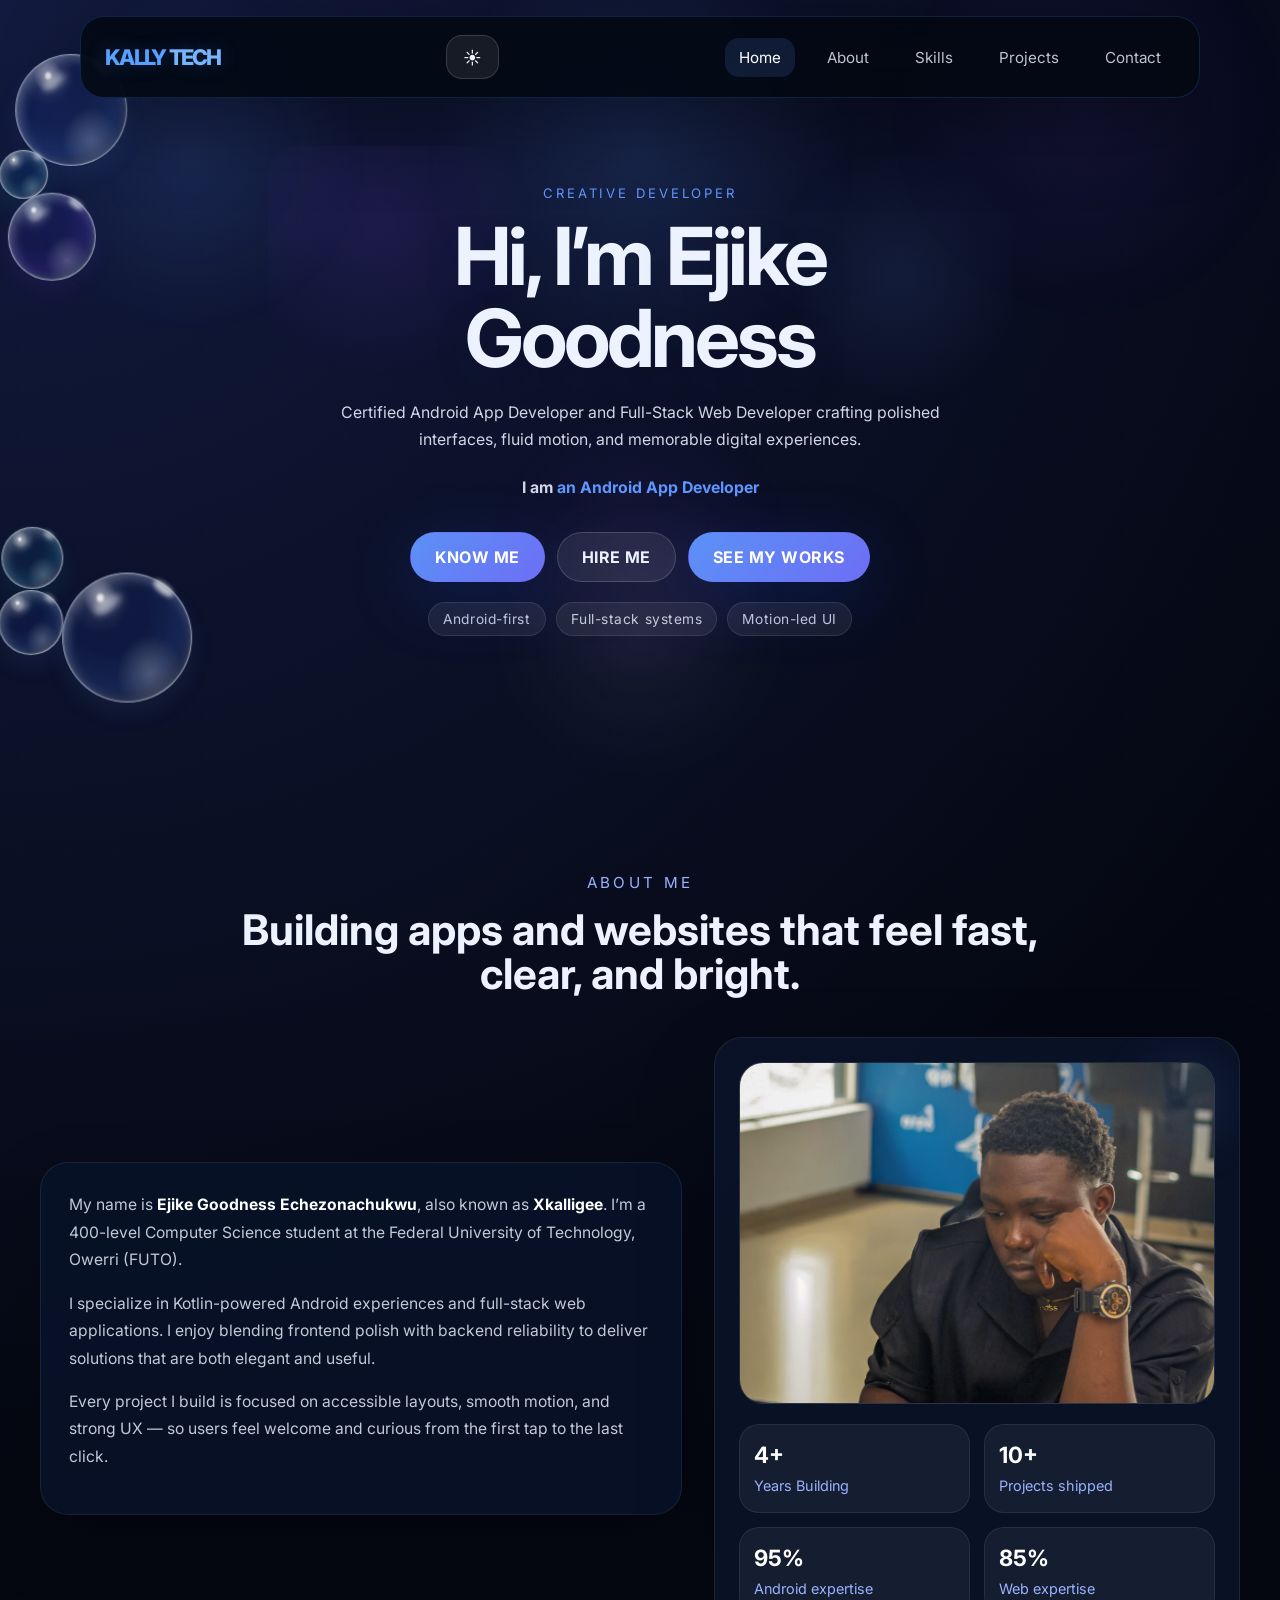
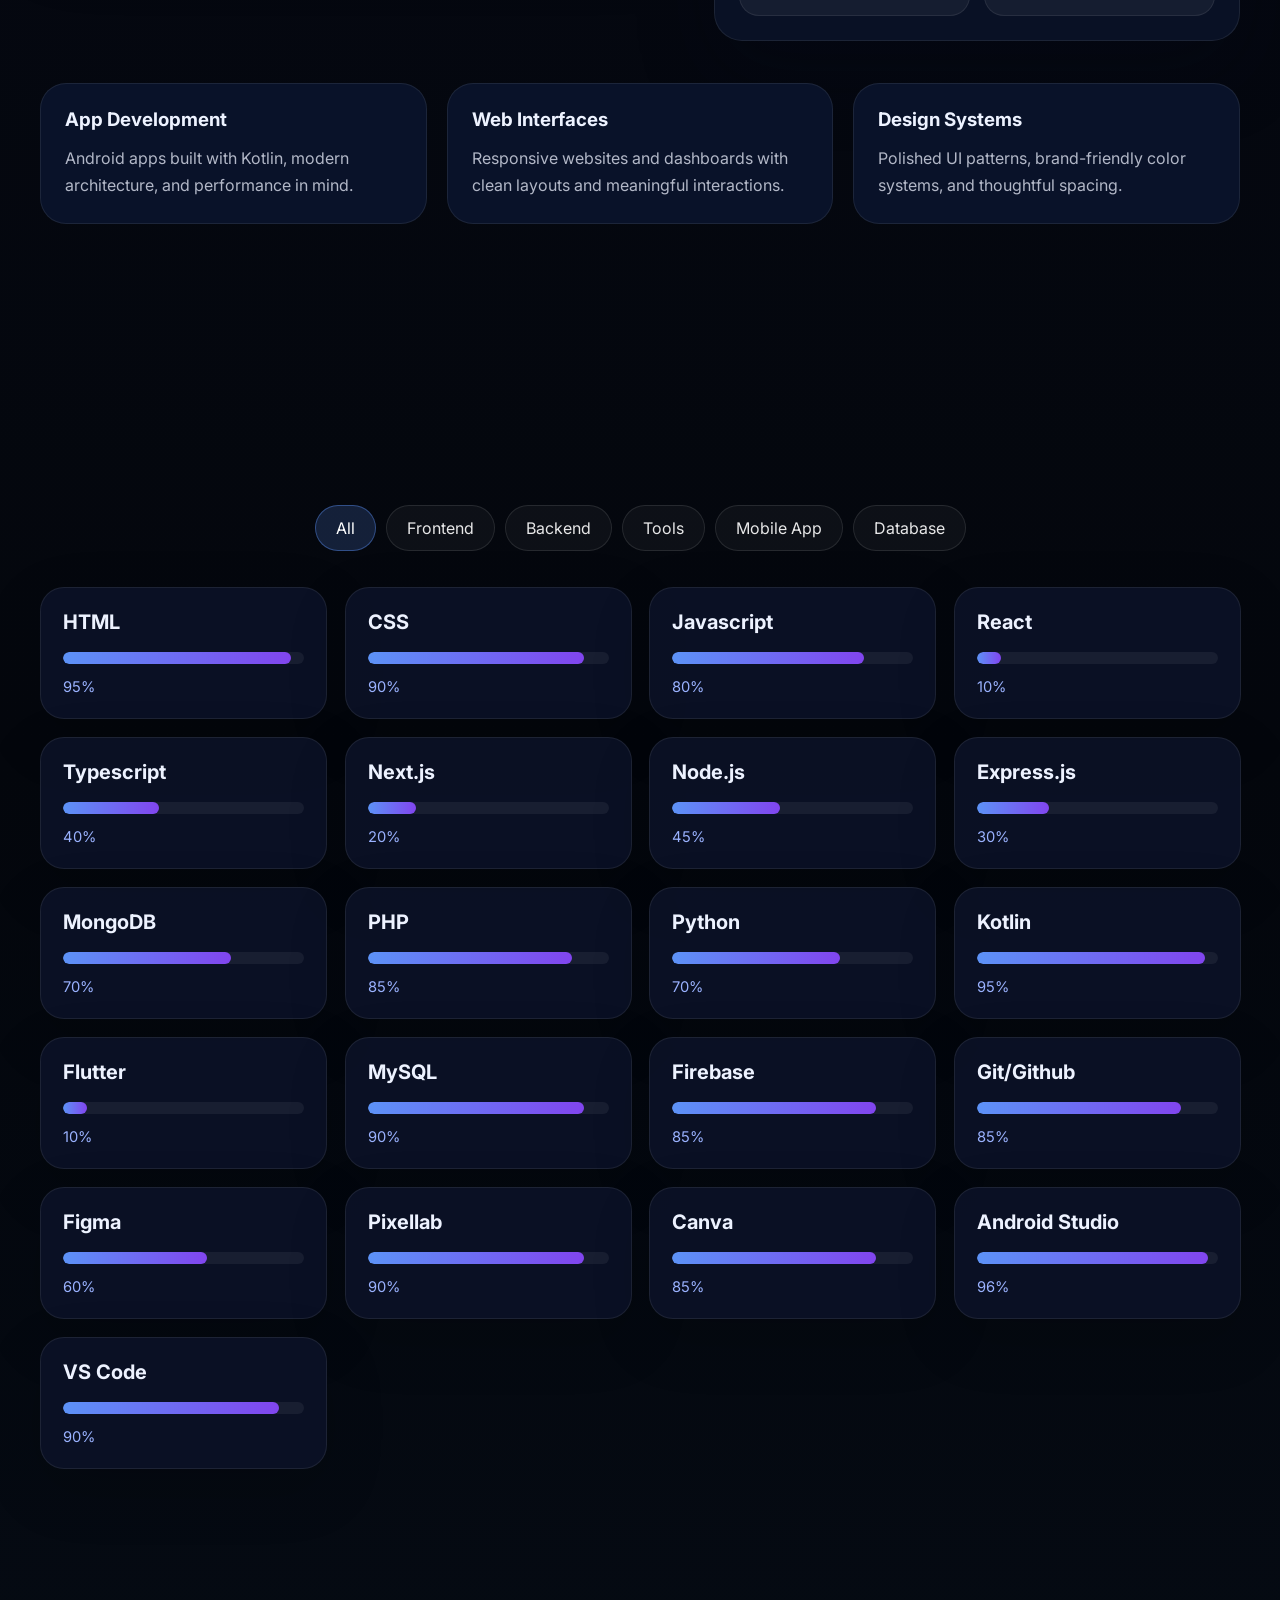
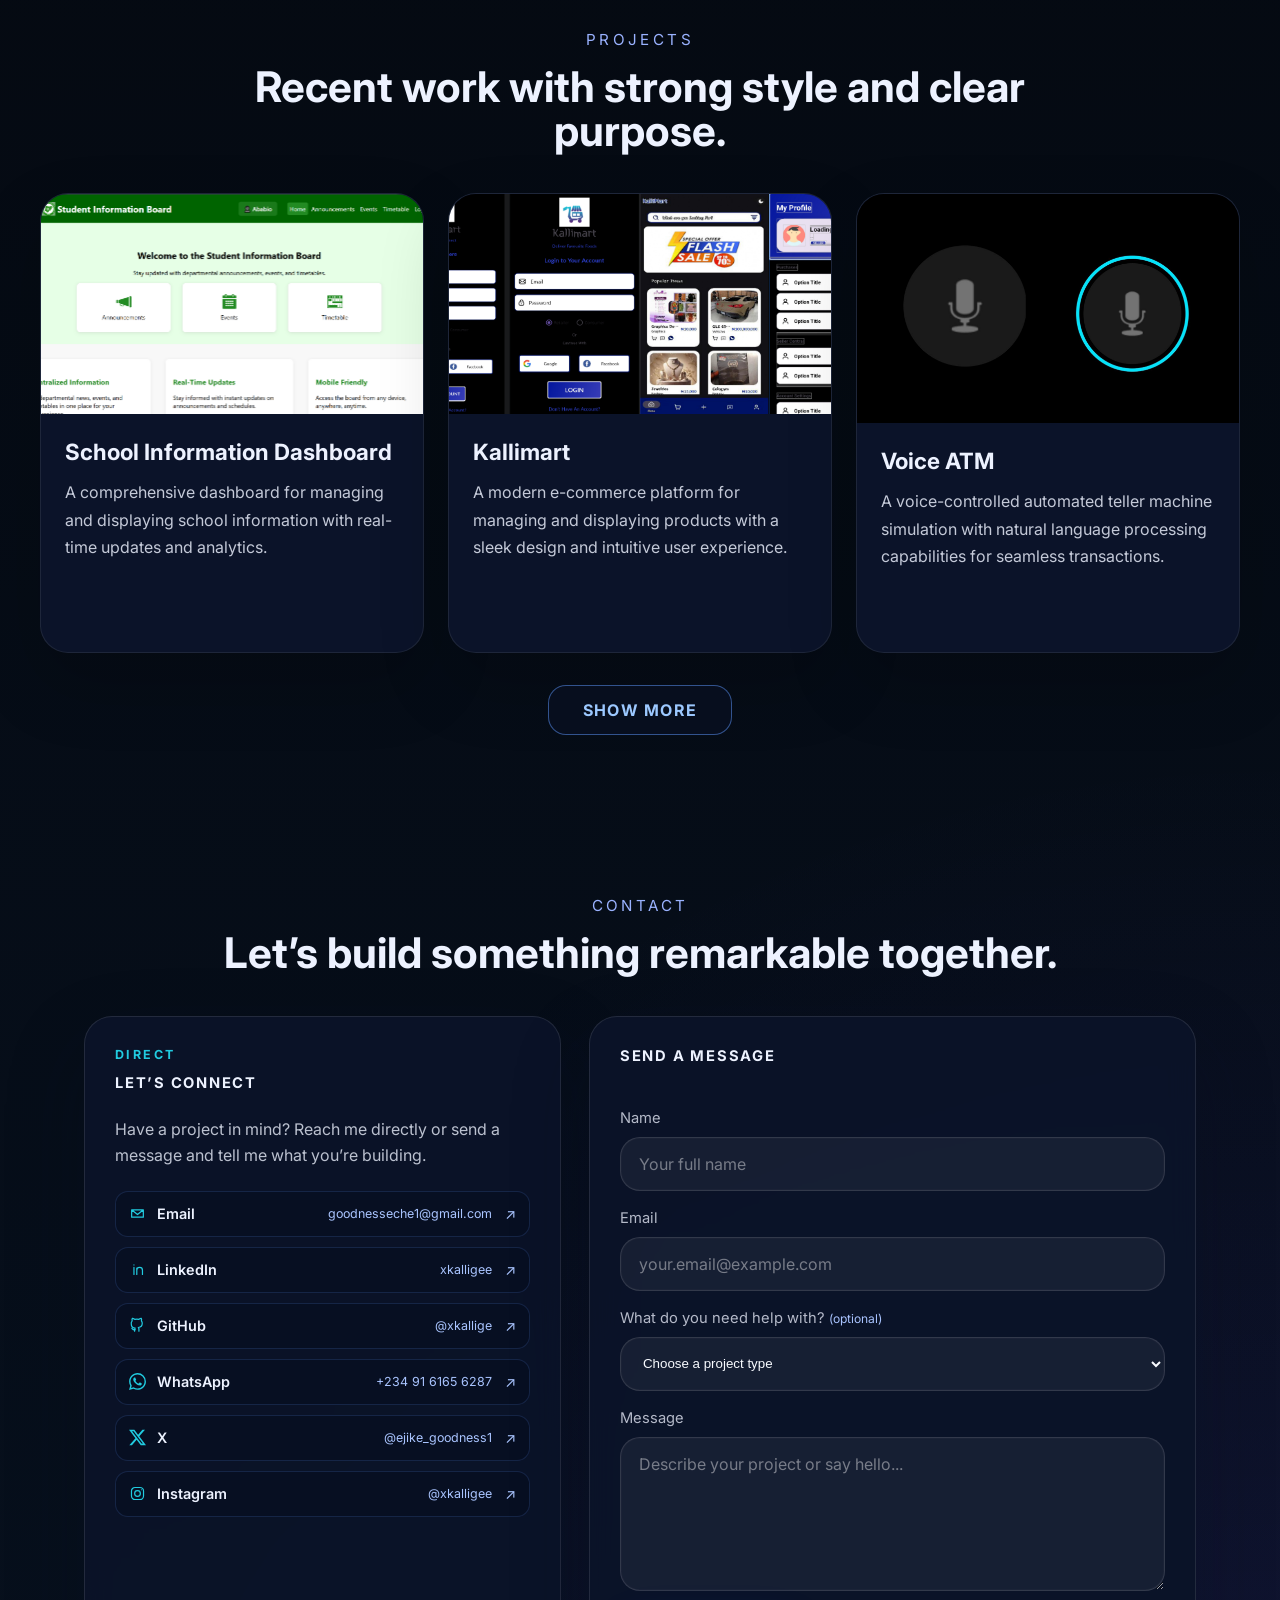
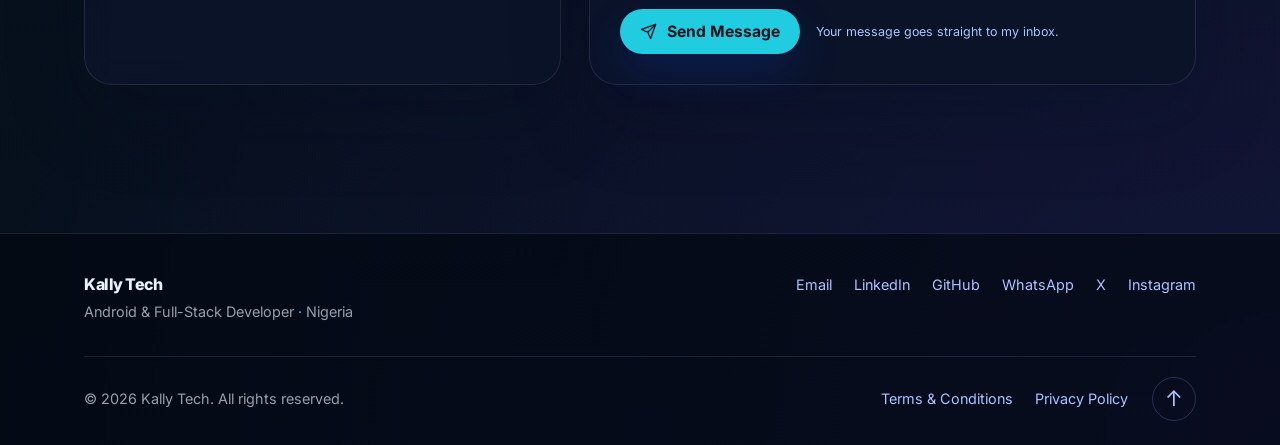
<file: index.html>
﻿<!DOCTYPE html>
<html lang="en">
<head>
    <meta charset="utf-8">
    <meta name="viewport" content="width=device-width, initial-scale=1.0">
    <title>Ejike Goodness | Android App Developer & Web Developer </title>
    <link rel="preconnect" href="https://fonts.googleapis.com">
    <link rel="preconnect" href="https://fonts.gstatic.com" crossorigin>
    <link href="https://fonts.googleapis.com/css2?family=Inter:wght@400;500;600;700;800&display=swap" rel="stylesheet">
    <link rel="stylesheet" href="https://fonts.googleapis.com/icon?family=Material+Icons">
    <!-- <link rel="stylesheet" href="https://maxcdn.bootstrapcdn.com/bootstrap/3.3.7/css/bootstrap.min.css"> -->
    <link rel="stylesheet" href="style.css">
</head>
<body>
    <header class="site-header visible">
        <nav class="navbar">
            <a class="brand" href="#home"><span>Kally</span> Tech</a>
            <div class="nav-actions">
                <button class="theme-toggle" aria-label="Toggle theme">
                    <span class="theme-icon">☀️</span>
                    <!-- <span class="theme-label">Theme</span> -->
                </button>
                <button class="navbar-toggle" aria-label="Open navigation menu">
                    <span></span>
                    <span></span>
                    <span></span>
                </button>
            </div>
            <ul class="nav-links">
                <li><a href="#home" class="active">Home</a></li>
                <li><a href="#about">About</a></li>
                <li><a href="#skills">Skills</a></li>
                <li><a href="#projects">Projects</a></li>
                <li><a href="#contact">Contact</a></li>
            </ul>
            <button class="nav-close" aria-label="Close navigation menu">×</button>
        </nav>
    </header>

    <main>
        <section id="home" class="home">
            <div class="home-glow"></div>
            <div class="home-orbs" aria-hidden="true">
                <span class="orb orb-1"></span>
                <span class="orb orb-2"></span>
                <span class="orb orb-3"></span>
                <span class="orb orb-4"></span>
            </div>
            <div class="home-grid">
                <div class="hero-copy reveal-on-scroll">
                    <span class="eyebrow">Creative Developer</span>
                    <h1>Hi, I’m <span class="gradient-text">Ejike Goodness</span></h1>
                    <p>Certified Android App Developer and Full-Stack Web Developer crafting polished interfaces, fluid motion, and memorable digital experiences.</p>
                    <p class="hero-role">I am <span class="typing-roles">Android apps</span></p>
                    <div class="hero-actions">
                        <a href="#about" class="btn btn-primary">Know Me</a>
                        <a href="#contact" class="btn btn-secondary">Hire Me</a>
                        <a href="#projects" class="btn btn-primary">See My Works</a>
                    </div>
                    <div class="hero-chips">
                        <span>Android-first</span>
                        <span>Full-stack systems</span>
                        <span>Motion-led UI</span>
                    </div>
                </div>
            </div>
        </section>

        <section id="about" class="about">
            <div class="section-head reveal-on-scroll">
                <span>About Me</span>
                <h2>Building apps and websites that feel fast, clear, and bright.</h2>
            </div>
            <div class="about-grid">
                <article class="about-copy reveal-on-scroll">
                    <p>My name is <strong>Ejike Goodness Echezonachukwu</strong>, also known as <strong>Xkalligee</strong>. I’m a 400-level Computer Science student at the Federal University of Technology, Owerri (FUTO).</p>
                    <p>I specialize in Kotlin-powered Android experiences and full-stack web applications. I enjoy blending frontend polish with backend reliability to deliver solutions that are both elegant and useful.</p>
                    <p>Every project I build is focused on accessible layouts, smooth motion, and strong UX — so users feel welcome and curious from the first tap to the last click.</p>
                </article>
                <div class="hero-card reveal-on-scroll">
                    <div class="card-decor"></div>
                    <div class="hero-avatar">
                        <img src="meee.png" alt="Ejike Goodness">
                    </div>
                    <div class="hero-stats">
                        <div>
                            <strong>4+</strong>
                            <span>Years Building</span>
                        </div>
                        <div>
                            <strong>10+</strong>
                            <span>Projects shipped</span>
                        </div>
                        <div>
                            <strong>95%</strong>
                            <span>Android expertise</span>
                        </div>
                        <div>
                            <strong>85%</strong>
                            <span>Web expertise</span>
                        </div>
                    </div>
                </div>
            </div>
            <div class="about-cards reveal-on-scroll">
                <div class="about-card">
                    <h3>App Development</h3>
                    <p>Android apps built with Kotlin, modern architecture, and performance in mind.</p>
                </div>
                <div class="about-card">
                    <h3>Web Interfaces</h3>
                    <p>Responsive websites and dashboards with clean layouts and meaningful interactions.</p>
                </div>
                <div class="about-card">
                    <h3>Design Systems</h3>
                    <p>Polished UI patterns, brand-friendly color systems, and thoughtful spacing.</p>
                </div>
            </div>
        </section>

        <section id="skills" class="skills">
            <div class="section-head reveal-on-scroll">
                <span>My Skills</span>
                <h2>Tools and technologies I reach for every day.</h2>
            </div>
            <div class="skills-container reveal-on-scroll">
                <div class="filter-tabs">
                    <button class="tab active" data-filter="all">All</button>
                    <button class="tab" data-filter="frontend">Frontend</button>
                    <button class="tab" data-filter="backend">Backend</button>
                    <button class="tab" data-filter="tools">Tools</button>
                    <button class="tab" data-filter="app">Mobile App</button>
                    <button class="tab" data-filter="database">Database</button>
                </div>
                <div class="skills-grid" id="skillsGrid"></div>
            </div>
        </section>

        <section id="projects" class="projects">
            <div class="section-head reveal-on-scroll">
                <span>Projects</span>
                <h2>Recent work with strong style and clear purpose.</h2>
            </div>
            <div class="project-grid reveal-on-scroll">
                <article class="project-card">
                    <div class="project-card-inner">
                        <div class="project-card-face project-card-front">
                            <div class="project-image">
                                <img src="ten.png" alt="Student Dashboard screenshot">
                            </div>
                            <div class="project-content">
                                <h3>School Information Dashboard</h3>
                                <p>A comprehensive dashboard for managing and displaying school information with real-time updates and analytics.</p>
                            </div>
                        </div>
                        <div class="project-card-face project-card-back">
                            <div class="project-back-content">
                                <h3>Project details</h3>
                                <p>A comprehensive dashboard for managing and displaying school information with real-time updates and analytics.</p>
                                <div class="project-tags">
                                    <span>HTML, CSS, JS</span>
                                    <span>PHP, MYSQL, XAMPP</span>
                                    <span>Student Dashboard</span>
                                </div>
                                <div class="project-actions">
                                    <a href="#" class="project-action btn btn-primary">Live ↗</a>
                                    <a href="https://github.com/xkallige/StudentInformationBoard" class="project-action btn btn-secondary">GitHub</a>
                                </div>
                            </div>
                        </div>
                    </div>
                </article>
                <article class="project-card">
                    <div class="project-card-inner">
                        <div class="project-card-face project-card-front">
                            <div class="project-image">
                                <img src="kallimart_black_page.jpg" alt="Kallimart screenshot" data-dark-src="kallimart_black_page.jpg" data-light-src="kallimart_white_page.jpg">
                            </div>
                            <div class="project-content">
                                <h3>Kallimart</h3>
                                <p>A modern e-commerce platform for managing and displaying products with a sleek design and intuitive user experience.</p>
                            </div>
                        </div>
                        <div class="project-card-face project-card-back">
                            <div class="project-back-content">
                                <h3>Project details</h3>
                                <p>A modern e-commerce platform for managing and displaying products with a sleek design and intuitive user experience.</p>
                                <div class="project-tags">
                                    <span>Android Studio</span>
                                    <span>Kotlin</span>
                                    <span>E-Commerce</span>
                                </div>
                                <div class="project-actions">
                                    <a href="kallimart.apk" class="project-action btn btn-primary">Download APK ↓</a>
                                    <a href="https://github.com/xkallige/KalliMart" class="project-action btn btn-secondary">GitHub</a>
                                </div>
                            </div>
                        </div>
                    </div>
                </article>
                <article class="project-card">
                    <div class="project-card-inner">
                        <div class="project-card-face project-card-front">
                            <div class="project-image">
                                <img src="voice_atm_pic_black.jpg" alt="Voice ATM screenshot" data-dark-src="voice_atm_pic_black.jpg" data-light-src="voice_atm_pic_white_page.jpg">
                            </div>
                            <div class="project-content">
                                <h3>Voice ATM</h3>
                                <p>A voice-controlled automated teller machine simulation with natural language processing capabilities for seamless transactions.</p>
                            </div>
                        </div>
                        <div class="project-card-face project-card-back">
                            <div class="project-back-content">
                                <h3>Project details</h3>
                                <p>A voice-controlled automated teller machine simulation with natural language processing capabilities for seamless transactions.</p>
                                <div class="project-tags">
                                    <span>Android Studio</span>
                                    <span>Kotlin</span>
                                    <span>Voice ATM Simulation</span>
                                </div>
                                <div class="project-actions">
                                    <a href="voice.apk" class="project-action btn btn-primary">Download APK ↓</a>
                                    <a href="https://github.com/xkallige/VoiceATM" class="project-action btn btn-secondary">GitHub</a>
                                </div>
                            </div>
                        </div>
                    </div>
                </article>
                <article class="project-card hidden-card">
                    <div class="project-card-inner">
                        <div class="project-card-face project-card-front">
                            <div class="project-image">
                                <img src="fd_black_page.jpg" alt="Food Delivery screenshot" data-dark-src="fd_black_page.jpg" data-light-src="fd_white_page.jpg">
                            </div>
                            <div class="project-content">
                                <h3>Food Delivery</h3>
                                <p>A food delivery app designed to provide a seamless ordering experience with real-time tracking and efficient logistics.</p>
                            </div>
                        </div>
                        <div class="project-card-face project-card-back">
                            <div class="project-back-content">
                                <h3>Project details</h3>
                                <p>A food delivery app designed to provide a seamless ordering experience with real-time tracking and efficient logistics.</p>
                                <div class="project-tags">
                                    <span>Android Studio</span>
                                    <span>Kotlin</span>
                                    <span>Food Delivery</span>
                                </div>
                                <div class="project-actions">
                                    <a href="food.apk" class="project-action btn btn-primary">Download APK ↓</a>
                                    <a href="https://github.com/xkallige/FoodDelivery" class="project-action btn btn-secondary">GitHub</a>
                                </div>
                            </div>
                        </div>
                    </div>
                </article>
                <article class="project-card hidden-card">
                    <div class="project-card-inner">
                        <div class="project-card-face project-card-front">
                            <div class="project-image">
                                <img src="cscelearning_black_page.jpg" alt="Dashboard interface screenshot" data-dark-src="cscelearning_black_page.jpg" data-light-src="cscelearning_white_page.jpg">
                            </div>
                            <div class="project-content">
                                <h3>CSC E-Learning App</h3>
                                <p>An e-learning app designed to provide an engaging and interactive learning experience for Computer Science students.</p>
                            </div>
                        </div>
                        <div class="project-card-face project-card-back">
                            <div class="project-back-content">
                                <h3>Project details</h3>
                                <p>An e-learning app designed to provide an engaging and interactive learning experience for Computer Science students.</p>
                                <div class="project-tags">
                                    <span>Android Studio</span>
                                    <span>Kotlin</span>
                                    <span>E-Learning</span>
                                </div>
                                <div class="project-actions">
                                    <a href="#" class="project-action btn btn-primary">Download APK ↓</a>
                                    <a href="#" class="project-action btn btn-secondary">GitHub</a>
                                </div>
                            </div>
                        </div>
                    </div>
                </article>
                <article class="project-card hidden-card">
                    <div class="project-card-inner">
                        <div class="project-card-face project-card-front">
                            <div class="project-image">
                                <img src="rigs.jpeg" alt="RIGS QR Code Scanner screenshot">
                            </div>
                            <div class="project-content">
                                <h3>RIGS QR Code Scanner</h3>
                                <p>A QR code scanner app for the RIGS project, designed to facilitate quick and easy scanning of QR codes for various applications.</p>
                            </div>
                        </div>
                        <div class="project-card-face project-card-back">
                            <div class="project-back-content">
                                <h3>Project details</h3>
                                <p>A QR code scanner app for the RIGS project, designed to facilitate quick and easy scanning of QR codes for various applications.</p>
                                <div class="project-tags">
                                    <span>PHP</span>
                                    <span>MySQL</span>
                                    <span>QR Code Scanner</span>
                                </div>
                                <div class="project-actions">
                                    <a href="https://redeemers-group-of-schools.pxxl.run/index.php" class="project-action btn btn-primary">Live ↗</a>
                                    <a href="#" class="project-action btn btn-secondary">GitHub</a>
                                </div>
                            </div>
                        </div>
                    </div>
                </article>
            </div>
            <div class="show-more-container reveal-on-scroll">
                <a href="#" class="btn show-more-btn">Show More</a>
            </div>
        </section>

        <section id="contact" class="contact">
            <div class="section-head reveal-on-scroll">
                <span>Contact</span>
                <h2>Let’s build something remarkable together.</h2>
            </div>
            <div class="contact-grid reveal-on-scroll">
                <div class="contact-info-panel">
                    <h3><span class="contact-kicker">Direct</span>Let’s connect</h3>
                    <p>Have a project in mind? Reach me directly or send a message and tell me what you’re building.</p>
                    <nav class="contact-direct-links" aria-label="Direct contact links">
                        <a class="contact-direct-link" href="mailto:goodnesseche1@gmail.com">
                            <svg viewBox="0 0 24 24" aria-hidden="true"><path d="M3.75 6.75h16.5v10.5H3.75zM4.5 7.5l7.5 6 7.5-6" /></svg>
                            <span class="contact-link-name">Email</span><span class="contact-link-value">goodnesseche1@gmail.com</span><span class="contact-link-arrow" aria-hidden="true">↗</span>
                        </a>
                        <a class="contact-direct-link" href="https://www.linkedin.com/in/xkalligee" target="_blank" rel="noreferrer">
                            <svg viewBox="0 0 24 24" aria-hidden="true"><path d="M7 9v10M7 5.5v.1M11 19v-6a4 4 0 0 1 8 0v6M11 10v9" /></svg>
                            <span class="contact-link-name">LinkedIn</span><span class="contact-link-value">xkalligee</span><span class="contact-link-arrow" aria-hidden="true">↗</span>
                        </a>
                        <a class="contact-direct-link" href="https://github.com/xkallige" target="_blank" rel="noreferrer">
                            <svg viewBox="0 0 24 24" aria-hidden="true"><path d="M9 18c-4 1.2-4-2-5-2m10 4v-3.1a2.7 2.7 0 0 0-.8-2.1c2.7-.3 5.5-1.3 5.5-6A4.7 4.7 0 0 0 17.5 5.5 4.4 4.4 0 0 0 17.4 2S16.4 1.7 14 3.3a12 12 0 0 0-6 0C5.6 1.7 4.6 2 4.6 2a4.4 4.4 0 0 0-.1 3.5A4.7 4.7 0 0 0 3.2 9.8c0 4.7 2.8 5.7 5.5 6a2.7 2.7 0 0 0-.8 2.1V20" /></svg>
                            <span class="contact-link-name">GitHub</span><span class="contact-link-value">@xkallige</span><span class="contact-link-arrow" aria-hidden="true">↗</span>
                        </a>
                        <a class="contact-direct-link" href="https://wa.me/2349161656287" target="_blank" rel="noreferrer">
                            <svg viewBox="0 0 24 24" aria-hidden="true"><path fill="#21cbe0" d="M17.472 14.382c-.297-.149-1.758-.867-2.03-.967-.273-.099-.471-.148-.67.15-.197.297-.767.966-.94 1.164-.173.199-.347.223-.644.075-.297-.15-1.255-.463-2.39-1.475-.883-.788-1.48-1.761-1.653-2.059-.173-.297-.018-.458.13-.606.134-.133.298-.347.446-.52.149-.174.198-.298.298-.497.099-.198.05-.371-.025-.52-.075-.149-.669-1.612-.916-2.207-.242-.579-.487-.5-.669-.51-.173-.008-.371-.01-.57-.01-.198 0-.52.074-.792.372-.272.297-1.04 1.016-1.04 2.479 0 1.462 1.065 2.875 1.213 3.074.149.198 2.096 3.2 5.077 4.487.709.306 1.262.489 1.694.625.712.227 1.36.195 1.871.118.571-.085 1.758-.719 2.006-1.413.248-.694.248-1.289.173-1.413-.074-.124-.272-.198-.57-.347m-5.421 7.403h-.004a9.87 9.87 0 0 1-5.031-1.378l-.361-.214-3.741.982.998-3.648-.235-.374a9.86 9.86 0 0 1-1.51-5.26c.001-5.45 4.436-9.884 9.888-9.884 2.64 0 5.122 1.03 6.988 2.898a9.825 9.825 0 0 1 2.893 6.994c-.003 5.45-4.437 9.884-9.885 9.884m8.413-18.297A11.815 11.815 0 0 0 12.05 0C5.495 0 .16 5.335.157 11.892c0 2.096.547 4.142 1.588 5.945L.057 24l6.305-1.654a11.882 11.882 0 0 0 5.683 1.448h.005c6.554 0 11.89-5.335 11.893-11.893a11.821 11.821 0 0 0-3.48-8.413Z" /></svg>
                            <span class="contact-link-name">WhatsApp</span><span class="contact-link-value">+234 91 6165 6287</span><span class="contact-link-arrow" aria-hidden="true">↗</span>
                        </a>
                        <a class="contact-direct-link" href="https://x.com/ejike_goodness1" target="_blank" rel="noreferrer">
                            <svg viewBox="0 0 24 24" aria-hidden="true"><path fill="#21cbe0" d="M18.901 1.153h3.68l-8.04 9.19L24 22.846h-7.406l-5.8-7.584-6.638 7.584H.474l8.6-9.83L0 1.154h7.594l5.243 6.932ZM17.61 20.644h2.039L6.486 3.24H4.298Z" /></svg>
                            <span class="contact-link-name">X</span><span class="contact-link-value">@ejike_goodness1</span><span class="contact-link-arrow" aria-hidden="true">↗</span>
                        </a>
                        <a class="contact-direct-link" href="https://www.instagram.com/xkalligee" target="_blank" rel="noreferrer">
                            <svg viewBox="0 0 24 24" aria-hidden="true"><rect x="3.5" y="3.5" width="17" height="17" rx="5" /><circle cx="12" cy="12" r="4" /><circle class="icon-dot" cx="17.5" cy="6.7" r=".8" /></svg>
                            <span class="contact-link-name">Instagram</span><span class="contact-link-value">@xkalligee</span><span class="contact-link-arrow" aria-hidden="true">↗</span>
                        </a>
                    </nav>
                </div>
                <div class="contact-form-panel">
                    <h3>Send a Message</h3>
                    <form action="https://formsubmit.co/goodnesseche1@gmail.com" method="POST" id="contactForm">
                        <input type="hidden" name="_subject" value="New Contact Form Submission!">
                        <input type="hidden" name="_captcha" value="false">
                        <input type="hidden" name="_template" value="table">
                        <div class="form-group">
                            <label for="name">Name</label>
                            <input type="text" id="name" name="name" placeholder="Your full name" required>
                        </div>
                        <div class="form-group">
                            <label for="email">Email</label>
                            <input type="email" id="email" name="email" placeholder="your.email@example.com" required>
                        </div>
                        <div class="form-group">
                            <label for="projectType">What do you need help with? <span>(optional)</span></label>
                            <select id="projectType" name="projectType">
                                <option value="" selected>Choose a project type</option>
                                <option value="Android app development">Android app development</option>
                                <option value="Website or web app">Website or web app</option>
                                <option value="UI/UX implementation">UI/UX implementation</option>
                                <option value="Something else">Something else</option>
                            </select>
                        </div>
                        <div class="form-group">
                            <label for="message">Message</label>
                            <textarea id="message" name="message" placeholder="Describe your project or say hello..." rows="6" required></textarea>
                        </div>
                        <div class="contact-form-actions">
                            <button type="submit" class="submit-btn"><svg viewBox="0 0 24 24" aria-hidden="true"><path d="m22 2-7 20-4-9-9-4Z" /><path d="M22 2 11 13" /></svg> <span>Send Message</span></button>
                            <p id="contactFormStatus" role="status" aria-live="polite">Your message goes straight to my inbox.</p>
                        </div>
                    </form>
                </div>
            </div>
        </section>
    </main>

    <footer class="footer">
        <div class="footer-inner">
            <div class="footer-top">
                <div class="footer-identity">
                    <a class="footer-name" href="#home">Kally Tech</a>
                    <p>Android &amp; Full-Stack Developer <span>·</span> Nigeria</p>
                </div>
                <nav class="footer-social-links" aria-label="Social media">
                    <a href="mailto:goodnesseche1@gmail.com">Email</a>
                    <a href="https://www.linkedin.com/in/xkalligee" target="_blank" rel="noreferrer">LinkedIn</a>
                    <a href="https://github.com/xkallige" target="_blank" rel="noreferrer">GitHub</a>
                    <a href="https://wa.me/2349161656287" target="_blank" rel="noreferrer">WhatsApp</a>
                    <a href="https://x.com/ejike_goodness1" target="_blank" rel="noreferrer">X</a>
                    <a href="https://www.instagram.com/xkalligee" target="_blank" rel="noreferrer">Instagram</a>
                </nav>
            </div>
            <div class="footer-bottom">
                <p>&copy; 2026 Kally Tech. All rights reserved.</p>
                <div class="footer-bottom-actions">
                    <nav class="footer-legal-links" aria-label="Legal">
                        <a href="toc.html">Terms &amp; Conditions</a>
                        <a href="privacy.html">Privacy Policy</a>
                    </nav>
                    <a class="footer-back-to-top" href="#home" aria-label="Back to top">↑</a>
                </div>
            </div>
        </div>
    </footer>

    <script src="index.js"></script>
</body>
</html>
</file>
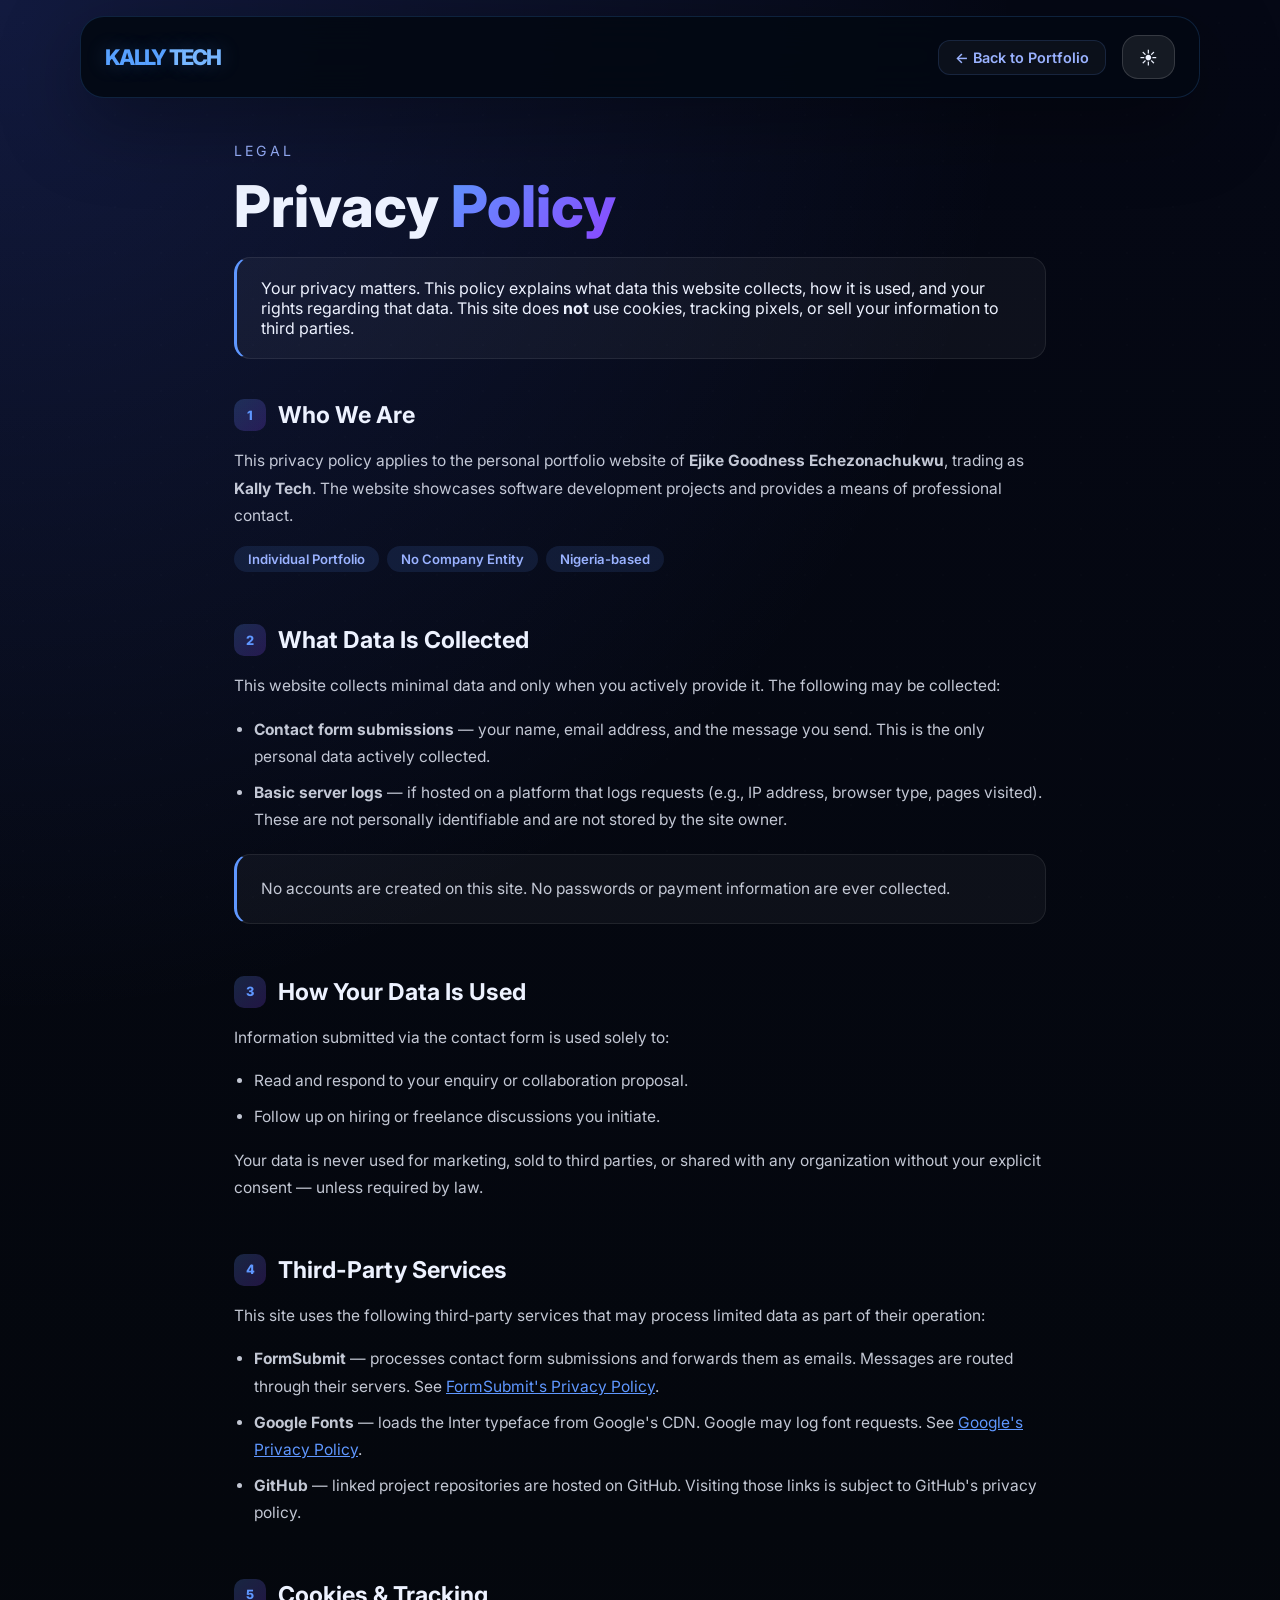
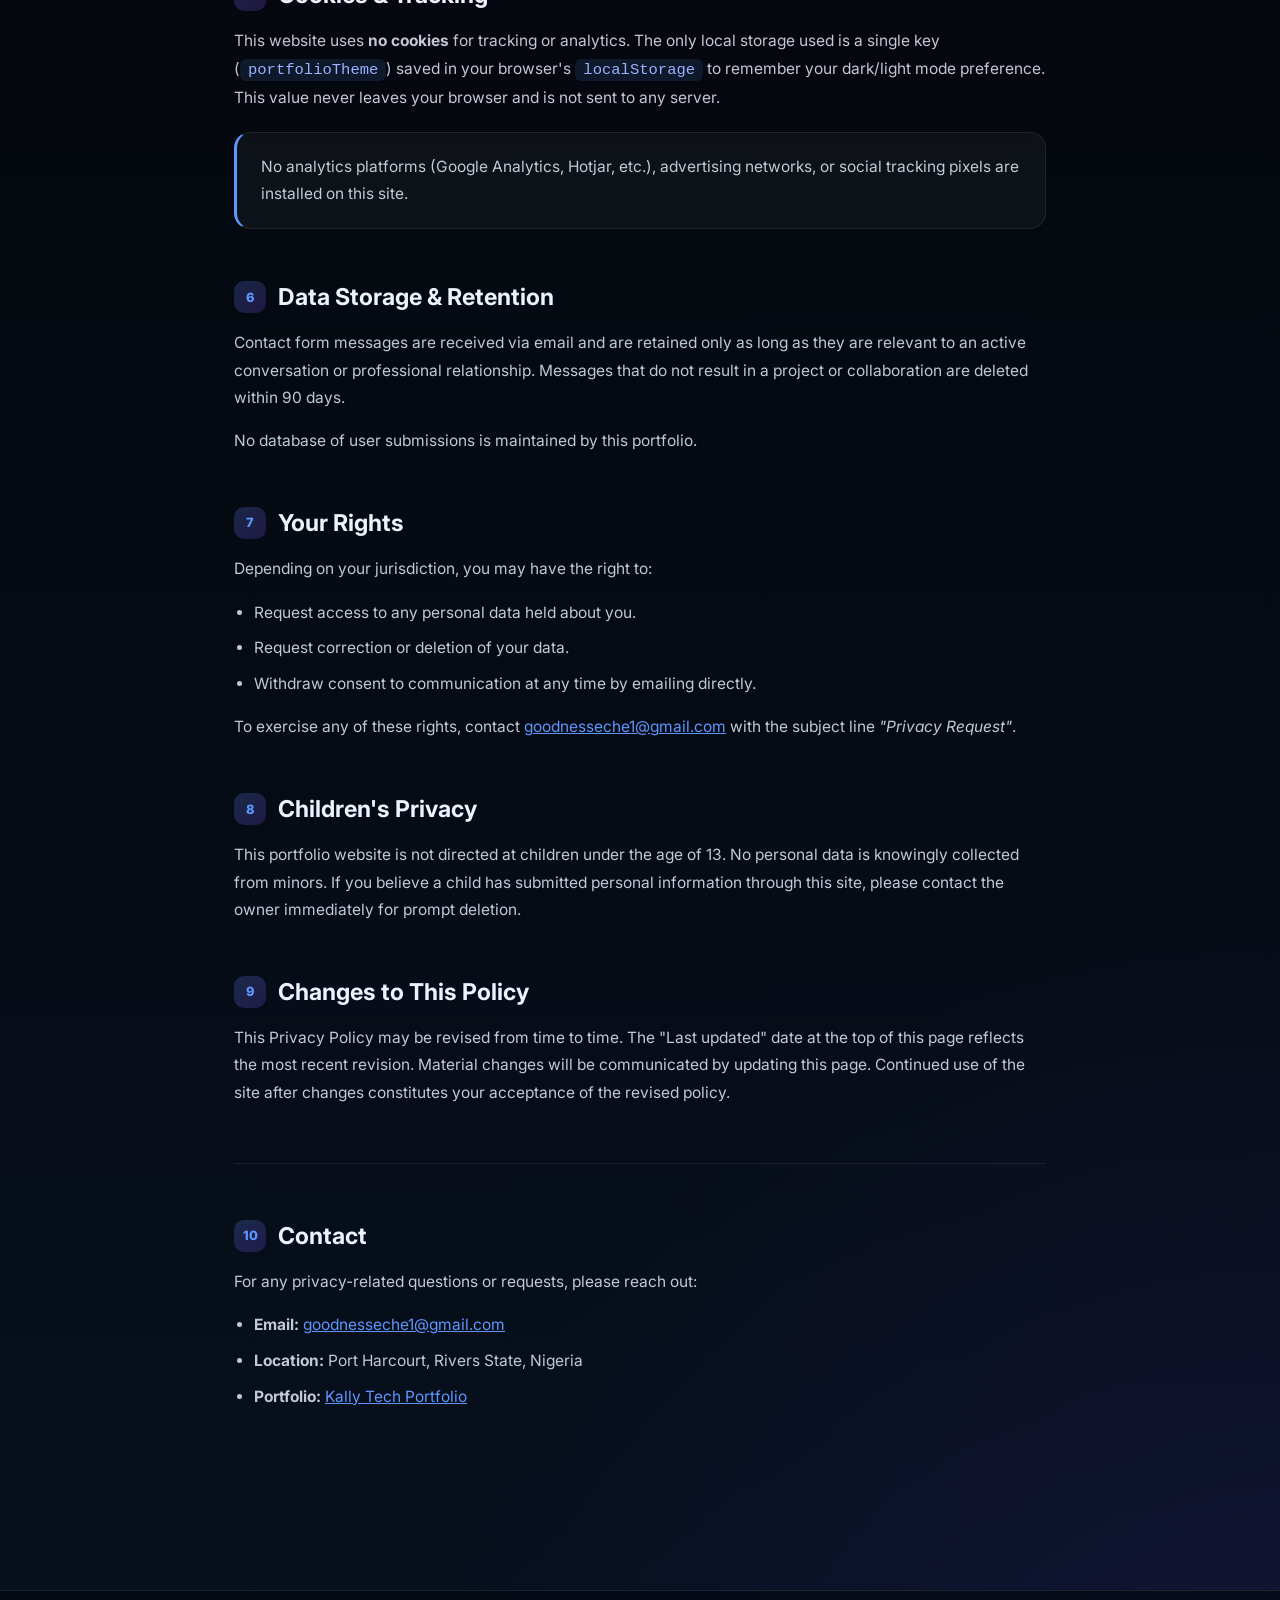
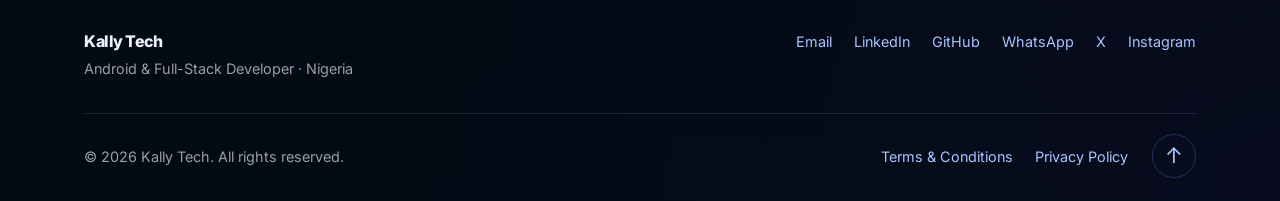
<file: privacy.html>
<!DOCTYPE html>
<html lang="en">
<head>
    <meta charset="utf-8">
    <meta name="viewport" content="width=device-width, initial-scale=1.0">
    <title>Privacy Policy | Kally Tech</title>
    <link rel="preconnect" href="https://fonts.googleapis.com">
    <link rel="preconnect" href="https://fonts.gstatic.com" crossorigin>
    <link href="https://fonts.googleapis.com/css2?family=Inter:wght@400;500;600;700;800&display=swap" rel="stylesheet">
    <link rel="stylesheet" href="privacy.css">
</head>
<body>
    <header class="site-header">
        <nav class="navbar">
            <a class="brand" href="index.html"><span>Kally</span> Tech</a>
            <div class="nav-right">
                <a class="back-link" href="index.html">← Back to Portfolio</a>
                <button class="theme-toggle" aria-label="Toggle theme">
                    <span class="theme-icon">☀️</span>
                    <!-- <span class="theme-label">Theme</span> -->
                </button>
            </div>
        </nav>
    </header>

    <main class="page-wrap">
        <span class="page-eyebrow">Legal</span>
        <h1 class="page-title">Privacy <span>Policy</span></h1>
        <div class="highlight-box" style="margin-bottom:40px;">
            <p>Your privacy matters. This policy explains what data this website collects, how it is used, and your rights regarding that data. This site does <strong>not</strong> use cookies, tracking pixels, or sell your information to third parties.</p>
        </div>

        <!-- <nav class="toc-nav" aria-label="Table of contents">
            <h2>On This Page</h2>
            <ol>
                <li><a href="#who">Who We Are</a></li>
                <li><a href="#data-collected">What Data Is Collected</a></li>
                <li><a href="#how-used">How Your Data Is Used</a></li>
                <li><a href="#third-parties">Third-Party Services</a></li>
                <li><a href="#cookies">Cookies &amp; Tracking</a></li>
                <li><a href="#storage">Data Storage &amp; Retention</a></li>
                <li><a href="#rights">Your Rights</a></li>
                <li><a href="#children">Children's Privacy</a></li>
                <li><a href="#changes">Changes to This Policy</a></li>
                <li><a href="#contact-legal">Contact</a></li>
            </ol>
        </nav> -->

        <section class="legal-section" id="who">
            <h2><span class="section-num">1</span> Who We Are</h2>
            <p>This privacy policy applies to the personal portfolio website of <strong>Ejike Goodness Echezonachukwu</strong>, trading as <strong>Kally Tech</strong>. The website showcases software development projects and provides a means of professional contact.</p>
            <div class="tag-row">
                <span class="tag">Individual Portfolio</span>
                <span class="tag">No Company Entity</span>
                <span class="tag">Nigeria-based</span>
            </div>
        </section>

        <section class="legal-section" id="data-collected">
            <h2><span class="section-num">2</span> What Data Is Collected</h2>
            <p>This website collects minimal data and only when you actively provide it. The following may be collected:</p>
            <ul>
                <li><strong>Contact form submissions</strong> — your name, email address, and the message you send. This is the only personal data actively collected.</li>
                <li><strong>Basic server logs</strong> — if hosted on a platform that logs requests (e.g., IP address, browser type, pages visited). These are not personally identifiable and are not stored by the site owner.</li>
            </ul>
            <div class="highlight-box">
                <p>No accounts are created on this site. No passwords or payment information are ever collected.</p>
            </div>
        </section>

        <section class="legal-section" id="how-used">
            <h2><span class="section-num">3</span> How Your Data Is Used</h2>
            <p>Information submitted via the contact form is used solely to:</p>
            <ul>
                <li>Read and respond to your enquiry or collaboration proposal.</li>
                <li>Follow up on hiring or freelance discussions you initiate.</li>
            </ul>
            <p>Your data is never used for marketing, sold to third parties, or shared with any organization without your explicit consent — unless required by law.</p>
        </section>

        <section class="legal-section" id="third-parties">
            <h2><span class="section-num">4</span> Third-Party Services</h2>
            <p>This site uses the following third-party services that may process limited data as part of their operation:</p>
            <ul>
                <li><strong>FormSubmit</strong> — processes contact form submissions and forwards them as emails. Messages are routed through their servers. See <a href="https://formsubmit.co/privacy" target="_blank" rel="noreferrer" style="color:var(--accent);">FormSubmit's Privacy Policy</a>.</li>
                <li><strong>Google Fonts</strong> — loads the Inter typeface from Google's CDN. Google may log font requests. See <a href="https://policies.google.com/privacy" target="_blank" rel="noreferrer" style="color:var(--accent);">Google's Privacy Policy</a>.</li>
                <li><strong>GitHub</strong> — linked project repositories are hosted on GitHub. Visiting those links is subject to GitHub's privacy policy.</li>
            </ul>
        </section>

        <section class="legal-section" id="cookies">
            <h2><span class="section-num">5</span> Cookies &amp; Tracking</h2>
            <p>This website uses <strong>no cookies</strong> for tracking or analytics. The only local storage used is a single key (<code style="background:var(--tag-bg);color:var(--tag-color);padding:2px 8px;border-radius:6px;">portfolioTheme</code>) saved in your browser's <code style="background:var(--tag-bg);color:var(--tag-color);padding:2px 8px;border-radius:6px;">localStorage</code> to remember your dark/light mode preference. This value never leaves your browser and is not sent to any server.</p>
            <div class="highlight-box">
                <p>No analytics platforms (Google Analytics, Hotjar, etc.), advertising networks, or social tracking pixels are installed on this site.</p>
            </div>
        </section>

        <section class="legal-section" id="storage">
            <h2><span class="section-num">6</span> Data Storage &amp; Retention</h2>
            <p>Contact form messages are received via email and are retained only as long as they are relevant to an active conversation or professional relationship. Messages that do not result in a project or collaboration are deleted within 90 days.</p>
            <p>No database of user submissions is maintained by this portfolio.</p>
        </section>

        <section class="legal-section" id="rights">
            <h2><span class="section-num">7</span> Your Rights</h2>
            <p>Depending on your jurisdiction, you may have the right to:</p>
            <ul>
                <li>Request access to any personal data held about you.</li>
                <li>Request correction or deletion of your data.</li>
                <li>Withdraw consent to communication at any time by emailing directly.</li>
            </ul>
            <p>To exercise any of these rights, contact <a href="mailto:goodnesseche1@gmail.com" style="color:var(--accent);">goodnesseche1@gmail.com</a> with the subject line <em>"Privacy Request"</em>.</p>
        </section>

        <section class="legal-section" id="children">
            <h2><span class="section-num">8</span> Children's Privacy</h2>
            <p>This portfolio website is not directed at children under the age of 13. No personal data is knowingly collected from minors. If you believe a child has submitted personal information through this site, please contact the owner immediately for prompt deletion.</p>
        </section>

        <section class="legal-section" id="changes">
            <h2><span class="section-num">9</span> Changes to This Policy</h2>
            <p>This Privacy Policy may be revised from time to time. The "Last updated" date at the top of this page reflects the most recent revision. Material changes will be communicated by updating this page. Continued use of the site after changes constitutes your acceptance of the revised policy.</p>
        </section>

        <div class="divider"></div>

        <section class="legal-section" id="contact-legal">
            <h2><span class="section-num">10</span> Contact</h2>
            <p>For any privacy-related questions or requests, please reach out:</p>
            <ul>
                <li><strong>Email:</strong> <a href="mailto:goodnesseche1@gmail.com" style="color:var(--accent);">goodnesseche1@gmail.com</a></li>
                <li><strong>Location:</strong> Port Harcourt, Rivers State, Nigeria</li>
                <li><strong>Portfolio:</strong> <a href="index.html" style="color:var(--accent);">Kally Tech Portfolio</a></li>
            </ul>
        </section>
    </main>

    <footer class="footer">
        <div class="footer-inner">
            <div class="footer-top">
                <div class="footer-identity">
                    <a class="footer-name" href="index.html">Kally Tech</a>
                    <p>Android &amp; Full-Stack Developer <span>·</span> Nigeria</p>
                </div>
                <nav class="footer-social-links" aria-label="Social media">
                    <a href="mailto:goodnesseche1@gmail.com">Email</a>
                    <a href="https://www.linkedin.com/in/xkalligee" target="_blank" rel="noreferrer">LinkedIn</a>
                    <a href="https://github.com/xkallige" target="_blank" rel="noreferrer">GitHub</a>
                    <a href="https://wa.me/2349161656287" target="_blank" rel="noreferrer">WhatsApp</a>
                    <a href="https://x.com/ejike_goodness1" target="_blank" rel="noreferrer">X</a>
                    <a href="https://www.instagram.com/xkalligee" target="_blank" rel="noreferrer">Instagram</a>
                </nav>
            </div>
            <div class="footer-bottom">
                <p>&copy; 2026 Kally Tech. All rights reserved.</p>
                <div class="footer-bottom-actions">
                    <nav class="footer-legal-links" aria-label="Legal">
                        <a href="toc.html">Terms &amp; Conditions</a>
                        <a href="privacy.html">Privacy Policy</a>
                    </nav>
                    <a class="footer-back-to-top" href="index.html#home" aria-label="Back to top">↑</a>
                </div>
            </div>
        </div>
    </footer>

    <script src="privacy.js"></script>
</body>
</html>
</file>
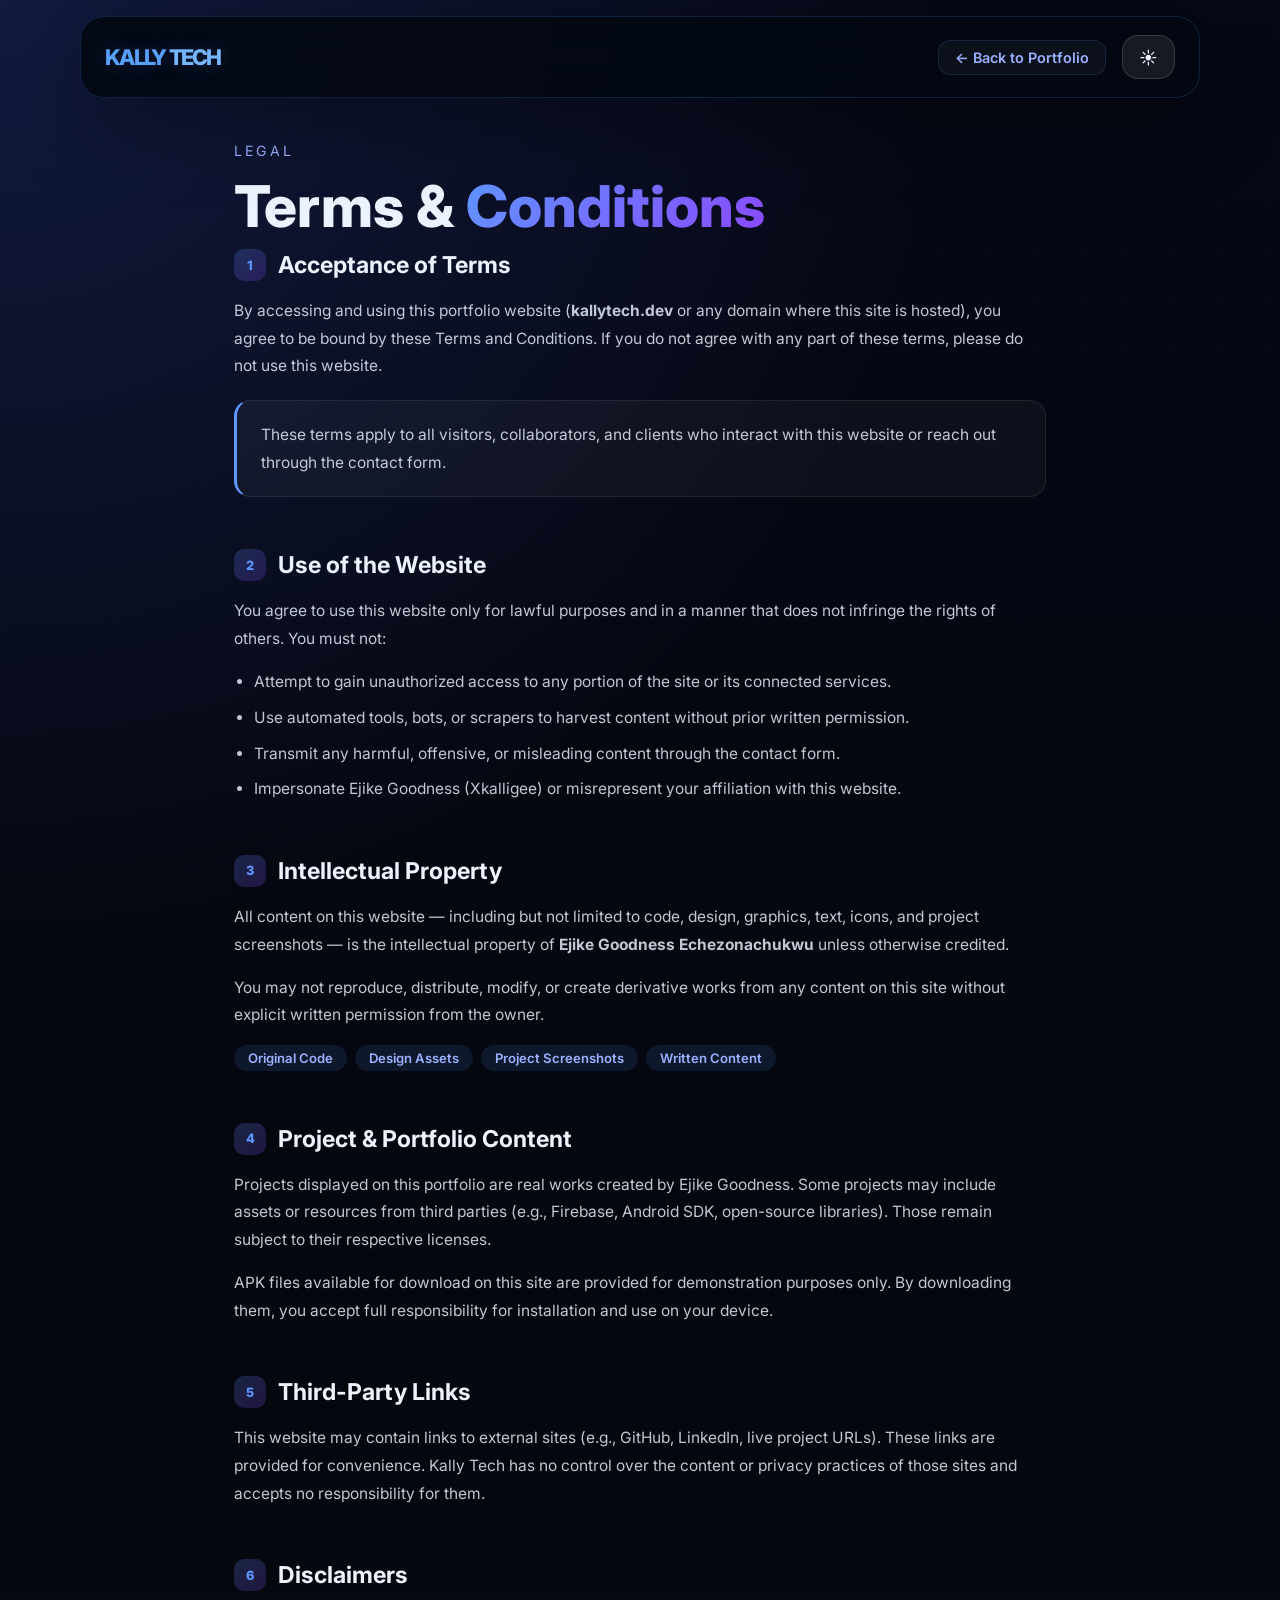
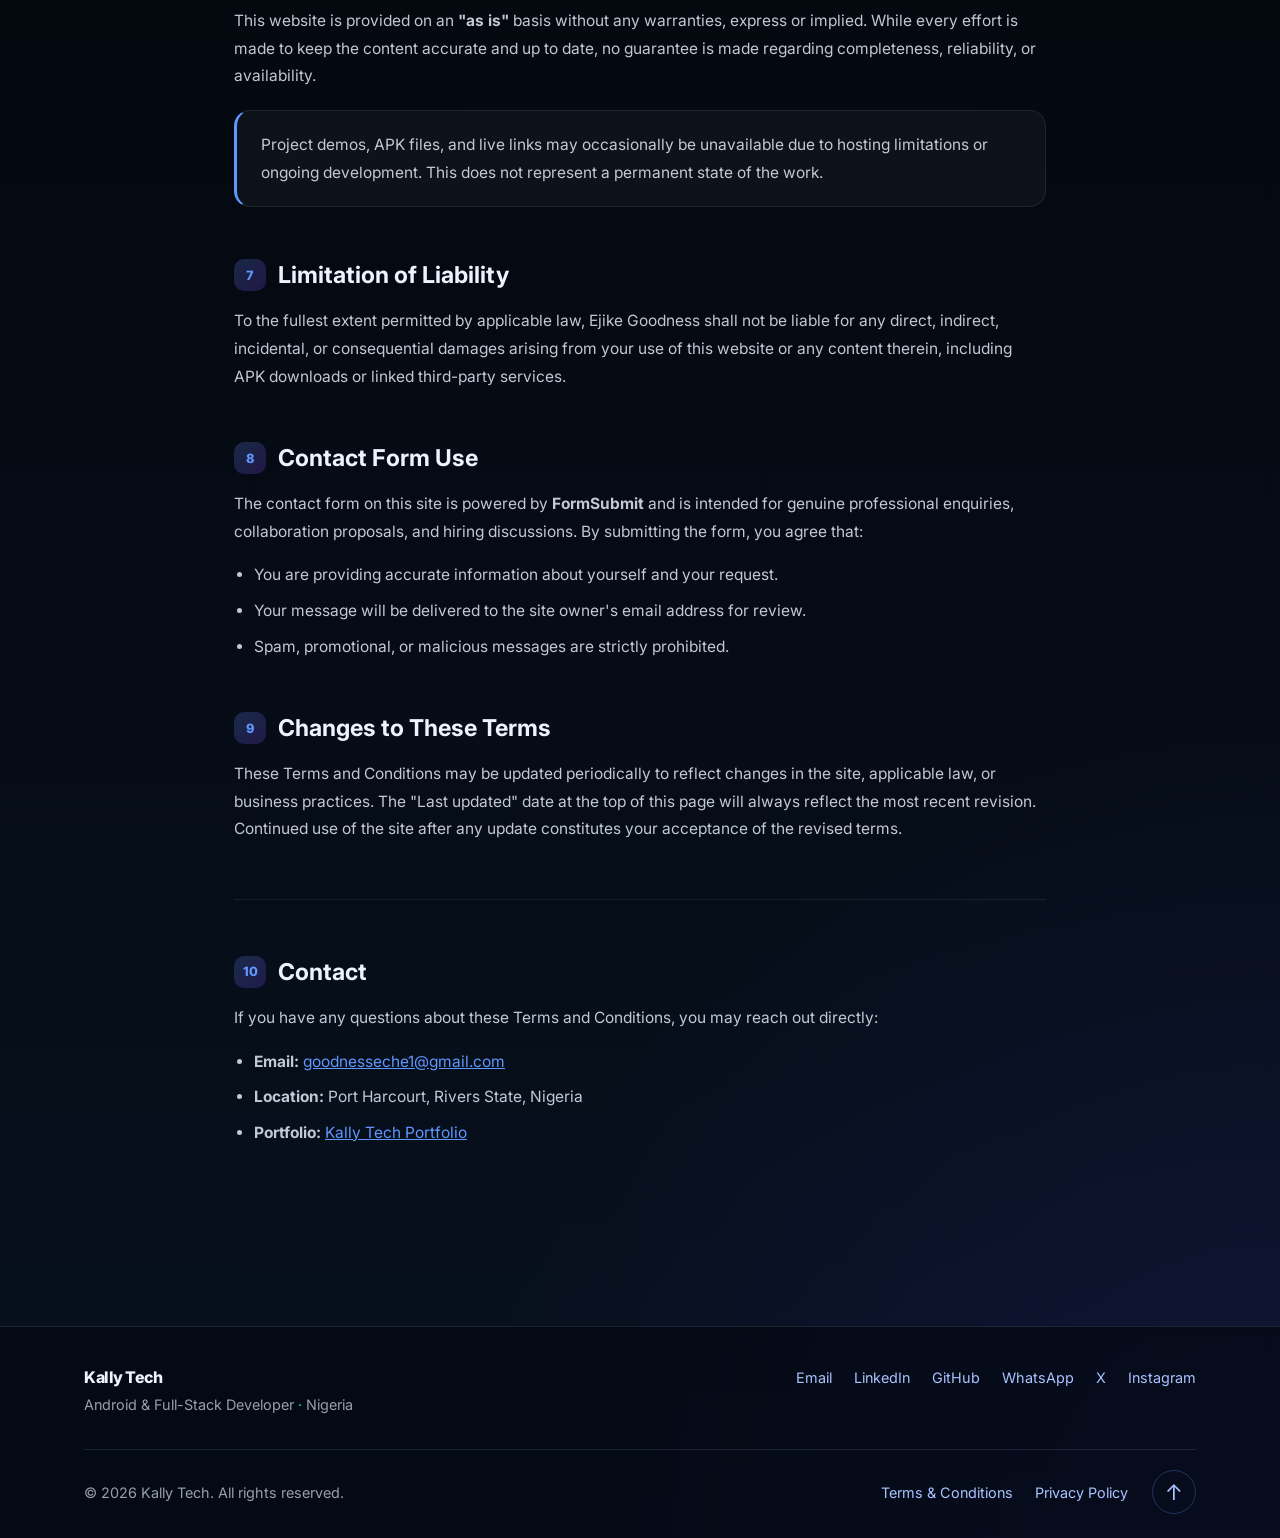
<file: toc.html>
<!DOCTYPE html>
<html lang="en">
<head>
    <meta charset="utf-8">
    <meta name="viewport" content="width=device-width, initial-scale=1.0">
    <title>Terms & Conditions | Kally Tech</title>
    <link rel="preconnect" href="https://fonts.googleapis.com">
    <link rel="preconnect" href="https://fonts.gstatic.com" crossorigin>
    <link href="https://fonts.googleapis.com/css2?family=Inter:wght@400;500;600;700;800&display=swap" rel="stylesheet">
    <link rel="stylesheet" href="toc.css">
</head>
<body>
    <header class="site-header">
        <nav class="navbar">
            <a class="brand" href="index.html"><span>Kally</span> Tech</a>
            <div class="nav-right">
                <a class="back-link" href="index.html">← Back to Portfolio</a>
                <button class="theme-toggle" aria-label="Toggle theme">
                    <span class="theme-icon">☀️</span>
                    <!-- <span class="theme-label">Theme</span> -->
                </button>
            </div>
        </nav>
    </header>

    <main class="page-wrap">
        <span class="page-eyebrow">Legal</span>
        <h1 class="page-title">Terms &amp; <span>Conditions</span></h1>

        <!-- <nav class="toc-nav" aria-label="Table of contents">
            <h2>On This Page</h2>
            <ol>
                <li><a href="#acceptance">Acceptance of Terms</a></li>
                <li><a href="#use">Use of the Website</a></li>
                <li><a href="#ip">Intellectual Property</a></li>
                <li><a href="#projects">Project &amp; Portfolio Content</a></li>
                <li><a href="#links">Third-Party Links</a></li>
                <li><a href="#disclaimer">Disclaimers</a></li>
                <li><a href="#liability">Limitation of Liability</a></li>
                <li><a href="#contact-form">Contact Form Use</a></li>
                <li><a href="#changes">Changes to These Terms</a></li>
                <li><a href="#contact-legal">Contact</a></li>
            </ol>
        </nav> -->

        <section class="legal-section" id="acceptance">
            <h2><span class="section-num">1</span> Acceptance of Terms</h2>
            <p>By accessing and using this portfolio website (<strong>kallytech.dev</strong> or any domain where this site is hosted), you agree to be bound by these Terms and Conditions. If you do not agree with any part of these terms, please do not use this website.</p>
            <div class="highlight-box">
                <p>These terms apply to all visitors, collaborators, and clients who interact with this website or reach out through the contact form.</p>
            </div>
        </section>

        <section class="legal-section" id="use">
            <h2><span class="section-num">2</span> Use of the Website</h2>
            <p>You agree to use this website only for lawful purposes and in a manner that does not infringe the rights of others. You must not:</p>
            <ul>
                <li>Attempt to gain unauthorized access to any portion of the site or its connected services.</li>
                <li>Use automated tools, bots, or scrapers to harvest content without prior written permission.</li>
                <li>Transmit any harmful, offensive, or misleading content through the contact form.</li>
                <li>Impersonate Ejike Goodness (Xkalligee) or misrepresent your affiliation with this website.</li>
            </ul>
        </section>

        <section class="legal-section" id="ip">
            <h2><span class="section-num">3</span> Intellectual Property</h2>
            <p>All content on this website — including but not limited to code, design, graphics, text, icons, and project screenshots — is the intellectual property of <strong>Ejike Goodness Echezonachukwu</strong> unless otherwise credited.</p>
            <p>You may not reproduce, distribute, modify, or create derivative works from any content on this site without explicit written permission from the owner.</p>
            <div class="tag-row">
                <span class="tag">Original Code</span>
                <span class="tag">Design Assets</span>
                <span class="tag">Project Screenshots</span>
                <span class="tag">Written Content</span>
            </div>
        </section>

        <section class="legal-section" id="projects">
            <h2><span class="section-num">4</span> Project &amp; Portfolio Content</h2>
            <p>Projects displayed on this portfolio are real works created by Ejike Goodness. Some projects may include assets or resources from third parties (e.g., Firebase, Android SDK, open-source libraries). Those remain subject to their respective licenses.</p>
            <p>APK files available for download on this site are provided for demonstration purposes only. By downloading them, you accept full responsibility for installation and use on your device.</p>
        </section>

        <section class="legal-section" id="links">
            <h2><span class="section-num">5</span> Third-Party Links</h2>
            <p>This website may contain links to external sites (e.g., GitHub, LinkedIn, live project URLs). These links are provided for convenience. Kally Tech has no control over the content or privacy practices of those sites and accepts no responsibility for them.</p>
        </section>

        <section class="legal-section" id="disclaimer">
            <h2><span class="section-num">6</span> Disclaimers</h2>
            <p>This website is provided on an <strong>"as is"</strong> basis without any warranties, express or implied. While every effort is made to keep the content accurate and up to date, no guarantee is made regarding completeness, reliability, or availability.</p>
            <div class="highlight-box">
                <p>Project demos, APK files, and live links may occasionally be unavailable due to hosting limitations or ongoing development. This does not represent a permanent state of the work.</p>
            </div>
        </section>

        <section class="legal-section" id="liability">
            <h2><span class="section-num">7</span> Limitation of Liability</h2>
            <p>To the fullest extent permitted by applicable law, Ejike Goodness shall not be liable for any direct, indirect, incidental, or consequential damages arising from your use of this website or any content therein, including APK downloads or linked third-party services.</p>
        </section>

        <section class="legal-section" id="contact-form">
            <h2><span class="section-num">8</span> Contact Form Use</h2>
            <p>The contact form on this site is powered by <strong>FormSubmit</strong> and is intended for genuine professional enquiries, collaboration proposals, and hiring discussions. By submitting the form, you agree that:</p>
            <ul>
                <li>You are providing accurate information about yourself and your request.</li>
                <li>Your message will be delivered to the site owner's email address for review.</li>
                <li>Spam, promotional, or malicious messages are strictly prohibited.</li>
            </ul>
        </section>

        <section class="legal-section" id="changes">
            <h2><span class="section-num">9</span> Changes to These Terms</h2>
            <p>These Terms and Conditions may be updated periodically to reflect changes in the site, applicable law, or business practices. The "Last updated" date at the top of this page will always reflect the most recent revision. Continued use of the site after any update constitutes your acceptance of the revised terms.</p>
        </section>

        <div class="divider"></div>

        <section class="legal-section" id="contact-legal">
            <h2><span class="section-num">10</span> Contact</h2>
            <p>If you have any questions about these Terms and Conditions, you may reach out directly:</p>
            <ul>
                <li><strong>Email:</strong> <a href="mailto:goodnesseche1@gmail.com" style="color:var(--accent);">goodnesseche1@gmail.com</a></li>
                <li><strong>Location:</strong> Port Harcourt, Rivers State, Nigeria</li>
                <li><strong>Portfolio:</strong> <a href="index.html" style="color:var(--accent);">Kally Tech Portfolio</a></li>
            </ul>
        </section>
    </main>

    <footer class="footer">
        <div class="footer-inner">
            <div class="footer-top">
                <div class="footer-identity">
                    <a class="footer-name" href="index.html">Kally Tech</a>
                    <p>Android &amp; Full-Stack Developer <span>·</span> Nigeria</p>
                </div>
                <nav class="footer-social-links" aria-label="Social media">
                    <a href="mailto:goodnesseche1@gmail.com">Email</a>
                    <a href="https://www.linkedin.com/in/xkalligee" target="_blank" rel="noreferrer">LinkedIn</a>
                    <a href="https://github.com/xkallige" target="_blank" rel="noreferrer">GitHub</a>
                    <a href="https://wa.me/2349161656287" target="_blank" rel="noreferrer">WhatsApp</a>
                    <a href="https://x.com/ejike_goodness1" target="_blank" rel="noreferrer">X</a>
                    <a href="https://www.instagram.com/xkalligee" target="_blank" rel="noreferrer">Instagram</a>
                </nav>
            </div>
            <div class="footer-bottom">
                <p>&copy; 2026 Kally Tech. All rights reserved.</p>
                <div class="footer-bottom-actions">
                    <nav class="footer-legal-links" aria-label="Legal">
                        <a href="toc.html">Terms &amp; Conditions</a>
                        <a href="privacy.html">Privacy Policy</a>
                    </nav>
                    <a class="footer-back-to-top" href="index.html#home" aria-label="Back to top">↑</a>
                </div>
            </div>
        </div>
    </footer>

    <script src="toc.js"></script>
</body>
</html>
</file>
<file: style.css>
﻿:root {
    color-scheme: dark;
    --bg: #050915;
    --surface: rgba(16, 24, 45, 0.95);
    --surface-strong: rgba(9, 15, 34, 0.98);
    --text: #edf2ff;
    --muted: #9ab2ff;
    --accent: #5f97ff;
    --accent-2: #8a48ff;
    --accent-soft: rgba(95, 151, 255, 0.16);
    --shadow: 0 32px 90px rgba(0, 0, 0, 0.28);
    --radius: 28px;
    --max-width: 1200px;
}

* {
    box-sizing: border-box;
}

html {
    scroll-behavior: smooth;
}

body {
    margin: 0;
    font-family: 'Inter', Arial, sans-serif;
    background: radial-gradient(circle at top left, rgba(78, 109, 255, 0.18), transparent 28%),
                radial-gradient(circle at bottom right, rgba(108, 63, 255, 0.12), transparent 24%),
                linear-gradient(180deg, #050815 0%, #04070d 45%, #07111f 100%);
    color: var(--text);
    min-height: 100vh;
    overflow-x: hidden;
}

body::before {
    content: '';
    position: fixed;
    inset: 0;
    background-image: radial-gradient(rgba(255, 255, 255, 0.04) 1px, transparent 1px);
    background-size: 46px 46px;
    pointer-events: none;
    opacity: 0.3;
}

img {
    display: block;
    max-width: 100%;
}

a {
    color: inherit;
    text-decoration: none;
}

button,
input,
textarea {
    font: inherit;
}

.section-head {
    max-width: var(--max-width);
    margin: 0 auto 40px;
    padding: 0 24px;
    text-align: center;
}

.section-head span {
    display: inline-block;
    margin-bottom: 16px;
    font-size: 0.95rem;
    letter-spacing: 0.22em;
    text-transform: uppercase;
    color: var(--muted);
}

.section-head h2 {
    margin: 0;
    font-size: clamp(2rem, 3.3vw, 3.4rem);
    line-height: 1.05;
    max-width: 860px;
    margin-inline: auto;
}

.site-header {
    position: fixed;
    top: 16px;
    left: 50%;
    transform: translateX(-50%) translateY(-120%);
    width: min(1120px, calc(100% - 36px));
    padding: 18px 24px;
    z-index: 2000;
    transition: transform 0.28s ease, background 0.32s ease, box-shadow 0.32s ease, border-color 0.32s ease;
    background: rgba(3, 8, 18, 0.9);
    backdrop-filter: blur(20px);
    border: 1px solid rgba(68, 155, 255, 0.18);
    border-radius: 24px;
    box-shadow: 0 24px 80px rgba(0, 0, 0, 0.35);
}

.site-header.visible {
    transform: translateX(-50%) translateY(0);
}

.site-header.scrolled {
    background: rgba(5, 9, 20, 0.95);
    border-color: rgba(95, 151, 255, 0.22);
    box-shadow: 0 28px 100px rgba(0, 0, 0, 0.42);
}

.site-header.scrolled {
    background: rgba(4, 9, 23, 0.92);
    box-shadow: 0 18px 45px rgba(0, 0, 0, 0.35);
}

.navbar {
    display: flex;
    align-items: center;
    justify-content: space-between;
    gap: 24px;
    max-width: var(--max-width);
    margin: 0 auto;
}

.brand {
    font-size: 1.35rem;
    font-weight: 800;
    letter-spacing: -0.08em;
    color: #76b6ff;
    text-transform: uppercase;
    text-shadow: 0 0 20px rgba(110, 180, 255, 0.25);
}

.brand span {
    color: #58a1ff;
}

.navbar-toggle {
    display: none;
    width: 52px;
    height: 52px;
    border: 1px solid rgba(95, 151, 255, 0.24);
    border-radius: 18px;
    background: rgba(255,255,255,0.05);
    color: var(--text);
    cursor: pointer;
    flex-direction: column;
    align-items: center;
    justify-content: center;
    padding: 0;
    transition: background 0.25s ease, border-color 0.25s ease, transform 0.25s ease;
}

.navbar-toggle:hover {
    transform: translateY(-1px);
    background: rgba(255,255,255,0.1);
}

.navbar-toggle span {
    display: block;
    width: 24px;
    height: 2px;
    margin: 4px 0;
    background: #8cc5ff;
    border-radius: 999px;
}

.nav-links {
    display: flex;
    align-items: center;
    gap: 18px;
    margin: 0;
    padding: 0;
    list-style: none;
}

.nav-links a {
    font-size: 0.95rem;
    color: rgba(237, 242, 255, 0.8);
    padding: 10px 14px;
    border-radius: 14px;
    transition: all 0.25s ease;
}

.nav-links a:hover,
.nav-links a.active {
    background: rgba(95, 151, 255, 0.14);
    color: #fff;
    transform: translateY(-1px);
}

.nav-actions {
    display: flex;
    align-items: center;
    gap: 12px;
}

.nav-close {
    display: none;
}

.theme-toggle {
    min-width: 40px;
    height: 44px;
    border-radius: 16px;
    border: 1px solid rgba(255, 255, 255, 0.14);
    background: rgba(255, 255, 255, 0.08);
    color: var(--text);
    display: inline-flex;
    align-items: center;
    justify-content: center;
    gap: 10px;
    padding: 0 16px;
    cursor: pointer;
    transition: background 0.25s ease, transform 0.25s ease, border-color 0.25s ease, box-shadow 0.25s ease;
}

.theme-toggle:hover {
    background: rgba(255, 255, 255, 0.16);
    transform: translateY(-1px);
    box-shadow: 0 16px 32px rgba(95, 151, 255, 0.14);
}

.theme-toggle .theme-icon {
    font-size: 1.1rem;
}

.theme-toggle .theme-label {
    font-size: 0.88rem;
    letter-spacing: 0.06em;
    text-transform: uppercase;
    font-weight: 700;
}

body.light-theme {
    background: radial-gradient(circle at top left, rgba(96, 150, 255, 0.08), transparent 20%),
                radial-gradient(circle at bottom right, rgba(138, 72, 255, 0.05), transparent 16%),
                linear-gradient(180deg, #f8fbff 0%, #eef2ff 55%, #f8f9ff 100%);
    color: #111827;
}

body.light-theme::before {
    opacity: 0.08;
    background-image: radial-gradient(rgba(17, 24, 39, 0.04) 1px, transparent 1px);
}

body.light-theme .site-header {
    background: rgba(255, 255, 255, 0.94);
    border-color: rgba(148, 163, 184, 0.16);
    box-shadow: 0 18px 45px rgba(15, 23, 42, 0.12);
}

body.light-theme .brand {
    color: #111827;
}

body.light-theme .nav-links a {
    color: rgba(17, 24, 39, 0.76);
}

body.light-theme .nav-links a:hover,
body.light-theme .nav-links a.active {
    background: rgba(95, 151, 255, 0.14);
    color: #111827;
}

body.light-theme .navbar-toggle {
    background: rgba(255, 255, 255, 0.92);
    border-color: rgba(148, 163, 184, 0.28);
}

body.light-theme .navbar-toggle span {
    background: #111827;
}

body.light-theme .theme-toggle {
    background: rgba(17, 24, 39, 0.08);
    border-color: rgba(148, 163, 184, 0.18);
    color: #111827;
}

body.light-theme .home-glow {
    background: radial-gradient(circle at 18% 20%, rgba(95, 151, 255, 0.18), transparent 22%),
                radial-gradient(circle at 82% 14%, rgba(138, 72, 255, 0.12), transparent 20%),
                radial-gradient(circle at 40% 80%, rgba(255, 255, 255, 0.14), transparent 16%);
}

body.light-theme .hero-card,
body.light-theme .about-copy,
body.light-theme .about-card,
body.light-theme .contact-info-panel,
body.light-theme .contact-form-panel,
body.light-theme .project-card,
body.light-theme .skill-card {
    background: rgba(255, 255, 255, 0.92);
    border-color: rgba(148, 163, 184, 0.18);
    color: #111827;
}

body.light-theme .hero-copy p,
body.light-theme .hero-role,
body.light-theme .about-copy p,
body.light-theme .about-card p,
body.light-theme .project-content p,
body.light-theme .project-back-content p,
body.light-theme .percentage,
body.light-theme .contact-info-panel p,
body.light-theme .contact-item a,
body.light-theme .contact-item span,
body.light-theme .form-group label {
    color: rgba(17, 24, 39, 0.78);
}

body.light-theme .form-group label span {
    color: #52647e;
}

body.light-theme .contact-direct-link {
    background: rgba(248, 250, 252, 0.92);
    border-color: rgba(148, 163, 184, 0.24);
}

body.light-theme .contact-direct-link:hover {
    background: rgba(236, 254, 255, 0.92);
    border-color: rgba(8, 145, 178, 0.38);
}

body.light-theme .contact-link-name {
    color: #111827;
}

body.light-theme .contact-link-value,
body.light-theme .contact-link-arrow,
body.light-theme .contact-form-actions p {
    color: #52647e;
}

body.light-theme .eyebrow {
    color: #2563eb;
}

body.light-theme .section-head h2 {
    color: #111827;
}

body.light-theme .btn-secondary {
    background: rgba(15, 23, 42, 0.08);
    color: #111827;
    border-color: rgba(15, 23, 42, 0.12);
}

body.light-theme .tab,
body.light-theme .tab:hover,
body.light-theme .tab.active {
    background: rgba(255, 255, 255, 0.88);
    color: #0f172a;
    border-color: rgba(96, 165, 250, 0.45);
}

body.light-theme .tab.active {
    background: rgba(96, 165, 250, 0.18);
    box-shadow: 0 12px 36px rgba(96, 165, 250, 0.16);
}

body.light-theme .submit-btn {
    background: linear-gradient(135deg, #5f97ff, #8a48ff);
}

body.light-theme .project-link {
    color: #2563eb;
}

body.light-theme .hero-stats div {
    background: linear-gradient(180deg, rgba(221, 219, 219, 0.96), rgba(244, 246, 255, 0.92));
    border-color: rgba(148, 163, 184, 0.24);
    box-shadow: 0 14px 30px rgba(15, 23, 42, 0.08);
}

body.light-theme .hero-stats strong {
    color: #111827;
}

body.light-theme .hero-stats span {
    color: rgba(55, 65, 81, 0.72);
}

body.light-theme .nav-links a:hover,
body.light-theme .nav-links a.active {
    color: #111827;
    background: rgba(95, 151, 255, 0.14);
}

body.light-theme .about-copy strong,
body.light-theme .contact-item strong,
body.light-theme .section-head h2,
body.light-theme .hero-stats strong {
    color: #111827;
}

body.light-theme .form-group input,
body.light-theme .form-group textarea,
body.light-theme .form-group select,
body.light-theme .social-icons a {
    color: #111827;
}

body.light-theme .form-group input,
body.light-theme .form-group textarea,
body.light-theme .form-group select {
    background: #f8fafc;
    border: 1px solid rgba(100, 116, 139, 0.38);
    box-shadow: inset 0 1px 2px rgba(15, 23, 42, 0.04);
}

body.light-theme .form-group input::placeholder,
body.light-theme .form-group textarea::placeholder {
    color: rgba(71, 85, 105, 0.68);
}

body.light-theme .form-group select option {
    background: #fff;
    color: #111827;
}

body.light-theme .form-group input:focus,
body.light-theme .form-group textarea:focus,
body.light-theme .form-group select:focus {
    border-color: #5f83ee;
    background: #fff;
    box-shadow: 0 0 0 4px rgba(95, 131, 238, 0.15);
}

body.light-theme .social-icons {
    gap: 10px;
}

body.light-theme .social-icons a {
    background: rgba(255, 255, 255, 0.96);
    border: 1px solid rgba(148, 163, 184, 0.28);
    box-shadow: 0 16px 36px rgba(148, 163, 184, 0.12), inset 0 0 0 1px rgba(255,255,255,0.5);
}

body.light-theme .social-icons a::before {
    background: radial-gradient(circle at 15% 15%, rgba(255, 255, 255, 0.6), transparent 36%),
                radial-gradient(circle at 85% 85%, rgba(248, 250, 252, 0.36), transparent 40%);
}

body.light-theme .social-icons a::after {
    background: radial-gradient(circle at 50% 50%, rgba(255, 255, 255, 0.24), transparent 45%);
}

body.light-theme .social-icons a:hover {
    background: rgba(245, 247, 255, 0.98);
    box-shadow: 0 20px 54px rgba(148, 163, 184, 0.18), inset 0 0 0 1px rgba(255,255,255,0.55);
}

body.light-theme .social-icons a:hover svg {
    filter: drop-shadow(0 0 16px rgba(15, 23, 42, 0.18));
}

body.light-theme .social-icons a.whatsapp {
    color: #25d366;
    border-color: rgba(37, 211, 102, 0.25);
    background: rgba(237, 255, 244, 0.98);
}

body.light-theme .social-icons a.whatsapp::before {
    background: radial-gradient(circle at 10% 10%, rgba(37, 211, 102, 0.28), transparent 42%),
                radial-gradient(circle at 90% 90%, rgba(37, 211, 102, 0.16), transparent 42%);
}

body.light-theme .social-icons a.whatsapp:hover {
    box-shadow: 0 18px 54px rgba(37, 211, 102, 0.18), inset 0 0 0 1px rgba(37, 211, 102, 0.16);
}

body.light-theme .social-icons a.whatsapp:hover svg {
    filter: drop-shadow(0 0 18px rgba(37, 211, 102, 0.5));
}

body.light-theme .social-icons a.github {
    color: #111827;
    border-color: rgba(31, 41, 55, 0.25);
    background: rgba(226, 232, 240, 0.95);
}

body.light-theme .social-icons a.github::before {
    background: radial-gradient(circle at 10% 10%, rgba(255,255,255,0.2), transparent 42%),
                radial-gradient(circle at 90% 90%, rgba(255,255,255,0.12), transparent 42%);
}

body.light-theme .social-icons a.github:hover {
    box-shadow: 0 18px 54px rgba(31, 41, 55, 0.18), inset 0 0 0 1px rgba(255,255,255,0.18);
}

body.light-theme .social-icons a.github:hover svg {
    filter: drop-shadow(0 0 20px rgba(31, 41, 55, 0.4));
}

body.light-theme .social-icons a.email {
    color: #111827;
    border-color: rgba(248, 113, 113, 0.2);
    background: linear-gradient(135deg, rgba(249, 115, 22, 0.1), rgba(234, 88, 12, 0.08), rgba(34, 211, 238, 0.1));
}

body.light-theme .social-icons a.email::before {
    background: radial-gradient(circle at 10% 10%, rgba(249, 115, 22, 0.22), transparent 38%),
                radial-gradient(circle at 90% 90%, rgba(14, 165, 233, 0.16), transparent 40%);
}

body.light-theme .social-icons a.email:hover {
    box-shadow: 0 18px 54px rgba(249, 115, 22, 0.16), inset 0 0 0 1px rgba(255,255,255,0.18);
}

body.light-theme .social-icons a.email:hover svg {
    filter: drop-shadow(0 0 18px rgba(234, 88, 12, 0.45));
}

body.light-theme .social-icons a.linkedin {
    color: #0a66c2;
    border-color: rgba(10, 102, 194, 0.22);
    background: rgba(219, 234, 254, 0.95);
}

body.light-theme .social-icons a.linkedin::before {
    background: radial-gradient(circle at 10% 10%, rgba(10, 102, 194, 0.28), transparent 40%),
                radial-gradient(circle at 90% 90%, rgba(10, 102, 194, 0.16), transparent 40%);
}

body.light-theme .social-icons a.linkedin:hover {
    box-shadow: 0 18px 54px rgba(10, 102, 194, 0.18), inset 0 0 0 1px rgba(255,255,255,0.18);
}

body.light-theme .social-icons a.linkedin:hover svg {
    filter: drop-shadow(0 0 18px rgba(10, 102, 194, 0.55));
}

body.light-theme .social-icons a.x-icon {
    color: #0284c7;
    border-color: rgba(56, 189, 248, 0.22);
    background: rgba(219, 244, 255, 0.95);
}

body.light-theme .social-icons a.x-icon::before {
    background: radial-gradient(circle at 10% 10%, rgba(56, 189, 248, 0.3), transparent 36%),
                radial-gradient(circle at 90% 90%, rgba(56, 189, 248, 0.18), transparent 36%);
}

body.light-theme .social-icons a.x-icon:hover {
    box-shadow: 0 18px 54px rgba(56, 189, 248, 0.18), inset 0 0 0 1px rgba(255,255,255,0.18);
}

body.light-theme .social-icons a.x-icon:hover svg {
    filter: drop-shadow(0 0 18px rgba(56, 189, 248, 0.65));
}

body.light-theme .social-icons a.instagram {
    color: #8b5cf6;
    border-color: rgba(168, 85, 247, 0.24);
    background: linear-gradient(135deg, rgba(168, 85, 247, 0.12), rgba(245, 158, 11, 0.12), rgba(236, 72, 153, 0.14));
}

body.light-theme .social-icons a.instagram::before {
    background: radial-gradient(circle at 10% 10%, rgba(168, 85, 247, 0.28), transparent 34%),
                radial-gradient(circle at 90% 90%, rgba(245, 158, 11, 0.18), transparent 38%);
}

body.light-theme .social-icons a.instagram:hover {
    box-shadow: 0 18px 54px rgba(191, 90, 242, 0.18), inset 0 0 0 1px rgba(255,255,255,0.18);
}

body.light-theme .social-icons a.instagram:hover svg {
    filter: drop-shadow(0 0 18px rgba(191, 90, 242, 0.55));
}

body.light-theme .hero-stats div {
    background: linear-gradient(180deg, rgba(221, 219, 219, 0.96), rgba(244, 246, 255, 0.92));
    border-color: rgba(148, 163, 184, 0.24);
    box-shadow: 0 14px 30px rgba(15, 23, 42, 0.08);
}

body.light-theme .project-card-face {
    background: rgba(255, 255, 255, 0.95);
    border-color: rgba(148, 163, 184, 0.18);
    box-shadow: 0 22px 60px rgba(15, 23, 42, 0.08);
}

body.light-theme .project-card-back {
    background: rgba(247, 250, 255, 0.95);
}

body.light-theme .project-content h3,
body.light-theme .project-back-content h3 {
    color: #111827;
}

body.light-theme .project-tags span {
    background: rgba(15, 23, 42, 0.06);
    color: rgba(15, 23, 42, 0.8);
}

body.light-theme .project-action.btn-secondary,
body.light-theme .show-more-btn {
    background: rgba(15, 23, 42, 0.08);
    color: #111827;
    border-color: rgba(15, 23, 42, 0.12);
}

body.light-theme .show-more-btn:hover {
    background: rgba(96, 165, 250, 0.16);
}

body.light-theme .footer {
    background: rgba(255, 255, 255, 0.95);
    border-top: 1px solid rgba(148, 163, 184, 0.18);
}

body.light-theme .footer-inner {
    color: rgba(17, 24, 39, 0.72);
}

body.light-theme .footer-inner p {
    color: rgba(17, 24, 39, 0.72);
}

body.light-theme .footer-name {
    color: #111827;
}

body.light-theme .footer-social-links a,
body.light-theme .footer-legal-links a {
    color: #2563eb;
}

main {
    position: relative;
    z-index: 1;
}

.home {
    position: relative;
    padding: 90px 20px 70px;
    min-height: 88vh;
    display: flex;
    align-items: center;
    overflow: hidden;
}

.home::before {
    content: '';
    position: absolute;
    inset: 0;
    background-image: radial-gradient(rgba(255, 255, 255, 0.06) 1px, transparent 1px);
    background-size: 30px 30px;
    opacity: 0.16;
    pointer-events: none;
    transform: translateY(0);
}

.home::after {
    content: '';
    position: absolute;
    inset: 0;
    background: radial-gradient(circle at 15% 20%, rgba(95, 151, 255, 0.18), transparent 14%),
                radial-gradient(circle at 85% 15%, rgba(138, 72, 255, 0.12), transparent 16%),
                radial-gradient(circle at 50% 80%, rgba(255, 255, 255, 0.08), transparent 18%);
    opacity: 0.7;
    pointer-events: none;
}

.home-glow {
    position: absolute;
    inset: 0;
    background: radial-gradient(circle at 50% 20%, rgba(95, 151, 255, 0.14), transparent 24%),
                radial-gradient(circle at 50% 70%, rgba(138, 72, 255, 0.08), transparent 18%);
    pointer-events: none;
}

.home-orbs {
    position: absolute;
    inset: 0;
    pointer-events: none;
    overflow: hidden;
}

.orb {
    position: absolute;
    top: 0;
    left: 0;
    border-radius: 50%;
    opacity: 0.9;
    isolation: isolate;
    border: 1px solid rgba(237, 249, 255, 0.62);
    background:
        radial-gradient(ellipse at 29% 19%, rgba(255, 255, 255, 0.98) 0 1.5%, rgba(255, 255, 255, 0.5) 4%, rgba(255, 255, 255, 0.08) 13%, transparent 24%),
        radial-gradient(ellipse at 68% 78%, rgba(255, 255, 255, 0.28), transparent 27%),
        radial-gradient(circle at 36% 32%, rgba(var(--orb-tint), 0.08) 0 33%, rgba(var(--orb-tint), 0.2) 62%, rgba(255, 255, 255, 0.14) 78%, rgba(var(--orb-tint), 0.34) 96%, rgba(255, 255, 255, 0.72) 100%);
    box-shadow: inset -9px -12px 22px rgba(10, 24, 55, 0.16),
                inset 3px 4px 12px rgba(255, 255, 255, 0.34),
                inset 0 0 0 1px rgba(255, 255, 255, 0.16),
                0 12px 28px rgba(var(--orb-tint), 0.1);
    backdrop-filter: blur(2px) saturate(1.35);
    transform: translate3d(var(--bubble-x, -200px), var(--bubble-y, -200px), 0);
    will-change: transform;
}

.orb-growing {
    scale: 0.12;
    animation: bubbleBirth 420ms cubic-bezier(0.18, 0.75, 0.28, 1) both;
}

.orb-popping {
    z-index: 2;
    pointer-events: none;
    animation: bubblePop 300ms ease-in forwards;
}

.bubble-impact {
    position: absolute;
    z-index: 2;
    width: 1px;
    height: 1px;
    pointer-events: none;
    animation: impactFlash 520ms ease-out both;
}

.impact-ripple {
    position: absolute;
    left: 0;
    top: 0;
    width: 18px;
    height: 18px;
    border: 1px solid rgba(244, 253, 255, 0.9);
    border-radius: 50%;
    box-shadow: 0 0 12px rgba(116, 211, 255, 0.55), inset 0 0 8px rgba(255, 255, 255, 0.25);
    animation: waterRipple 620ms cubic-bezier(0.1, 0.55, 0.35, 1) both;
}

.impact-ripple-secondary {
    width: 10px;
    height: 10px;
    border-color: rgba(173, 231, 255, 0.76);
    animation-delay: 65ms;
}

.impact-droplet {
    position: absolute;
    left: 0;
    top: 0;
    width: 5px;
    height: 8px;
    border: 1px solid rgba(245, 253, 255, 0.82);
    border-radius: 70% 30% 65% 35%;
    background: radial-gradient(ellipse at 30% 20%, #fff, rgba(125, 209, 255, 0.52) 60%, rgba(125, 209, 255, 0.12));
    box-shadow: 0 0 7px rgba(116, 211, 255, 0.45);
    animation: waterDroplet 440ms cubic-bezier(0.15, 0.65, 0.3, 1) both;
}

.impact-droplet-1 { --dx: -22px; --dy: -17px; }
.impact-droplet-2 { --dx: 21px; --dy: -20px; animation-delay: 18ms; }
.impact-droplet-3 { --dx: 29px; --dy: 7px; animation-delay: 34ms; }
.impact-droplet-4 { --dx: 12px; --dy: 23px; animation-delay: 12ms; }
.impact-droplet-5 { --dx: -20px; --dy: 18px; animation-delay: 28ms; }
.impact-droplet-6 { --dx: -29px; --dy: 0px; animation-delay: 45ms; }

.orb::before {
    content: '';
    position: absolute;
    z-index: 1;
    inset: 8% 12% auto auto;
    width: 19%;
    height: 8%;
    border-radius: 50%;
    background: rgba(255, 255, 255, 0.75);
    filter: blur(2px);
    transform: rotate(38deg);
}

@keyframes bubbleBirth {
    0% { scale: 0.08; opacity: 0; filter: blur(3px) brightness(1.5); }
    58% { scale: 1.14; opacity: 1; filter: blur(0) brightness(1.2); }
    78% { scale: 0.96; }
    100% { scale: 1; opacity: 0.9; filter: none; }
}

@keyframes bubblePop {
    0% { scale: 1; opacity: 0.9; filter: brightness(1) blur(0); }
    35% { scale: 1.2; opacity: 1; filter: brightness(1.45) blur(0); }
    100% { scale: 0.04; opacity: 0; filter: brightness(1.8) blur(3px); }
}

@keyframes waterRipple {
    0% { transform: translate(-50%, -50%) scale(0.2, 0.2); opacity: 0.95; }
    45% { opacity: 0.75; }
    100% { transform: translate(-50%, -50%) scale(4.2, 2.6); opacity: 0; }
}

@keyframes waterDroplet {
    0% { transform: translate(-50%, -50%) scale(0.35); opacity: 0; }
    18% { opacity: 1; }
    100% { transform: translate(var(--dx), var(--dy)) scale(0.15); opacity: 0; }
}

@keyframes impactFlash {
    0%, 100% { opacity: 1; }
    18% { opacity: 0.25; }
}

.orb::after {
    content: '';
    position: absolute;
    top: 19%;
    left: 23%;
    width: 24%;
    height: 11%;
    border-radius: 50%;
    background: rgba(255, 255, 255, 0.48);
    filter: blur(3px);
    transform: rotate(-35deg);
}

.orb-1 {
    --orb-tint: 95, 151, 255;
    width: 112px;
    height: 112px;
}

.orb-2 {
    --orb-tint: 138, 72, 255;
    width: 88px;
    height: 88px;
}

.orb-3 {
    --orb-tint: 60, 220, 232;
    width: 62px;
    height: 62px;
}

.orb-4 {
    --orb-tint: 95, 151, 255;
    width: 130px;
    height: 130px;
}

.home-grid {
    position: relative;
    max-width: 860px;
    width: 100%;
    margin: 0 auto;
    display: grid;
    grid-template-columns: 1fr;
    justify-items: center;
    gap: 24px;
    align-items: center;
}

.hero-copy {
    max-width: 720px;
    position: relative;
    z-index: 1;
    text-align: center;
    padding: 24px 20px 18px;
}

.hero-copy::before {
    content: '';
    position: absolute;
    inset: -12px;
    background: radial-gradient(circle at 15% 15%, rgba(138, 72, 255, 0.12), transparent 20%),
                radial-gradient(circle at 85% 25%, rgba(95, 151, 255, 0.1), transparent 18%);
    z-index: -1;
    border-radius: 28px;
}

.eyebrow {
    display: inline-flex;
    align-items: center;
    gap: 10px;
    margin-bottom: 14px;
    font-size: 0.82rem;
    letter-spacing: 0.22em;
    text-transform: uppercase;
    color: var(--accent);
}

.hero-copy h1 {
    margin: 0;
    font-size: clamp(3rem, 7vw, 5rem);
    line-height: 1.02;
    letter-spacing: -0.04em;
    text-shadow: 0 12px 34px rgba(19, 33, 68, 0.2);
}

.hero-copy p {
    margin: 20px auto 0;
    max-width: 680px;
    color: rgba(237, 242, 255, 0.88);
    line-height: 1.75;
    font-size: 0.99rem;
}

.hero-role {
    margin-top: 20px;
    font-size: 1rem;
    font-weight: 700;
    color: #d9e4ff;
}

.hero-role .typing-roles {
    color: var(--accent);
}

.hero-actions {
    display: inline-flex;
    flex-wrap: wrap;
    justify-content: center;
    gap: 12px;
    margin-top: 30px;
    filter: drop-shadow(0 16px 32px rgba(29, 78, 255, 0.2));
}

.hero-chips {
    display: inline-flex;
    flex-wrap: wrap;
    justify-content: center;
    gap: 10px;
    margin-top: 20px;
}

.hero-chips span {
    display: inline-flex;
    align-items: center;
    justify-content: center;
    padding: 8px 14px;
    border-radius: 999px;
    background: rgba(255, 255, 255, 0.07);
    border: 1px solid rgba(255, 255, 255, 0.1);
    color: rgba(237, 242, 255, 0.82);
    font-size: 0.86rem;
    letter-spacing: 0.04em;
    transition: transform 0.25s ease, background 0.25s ease, border-color 0.25s ease;
}

.hero-chips span:hover {
    transform: translateY(-1px);
    background: rgba(255, 255, 255, 0.14);
    border-color: rgba(95, 151, 255, 0.22);
}

.btn {
    display: inline-flex;
    align-items: center;
    justify-content: center;
    gap: 10px;
    border-radius: 999px;
    padding: 14px 24px;
    border: 1px solid transparent;
    font-weight: 700;
    text-transform: uppercase;
    letter-spacing: 0.03em;
    transition: transform 0.25s ease, background 0.25s ease, border-color 0.25s ease, box-shadow 0.25s ease;
}

.btn:hover {
    transform: translateY(-2px);
    box-shadow: 0 16px 34px rgba(32, 103, 255, 0.18);
}

.btn-primary {
    background: linear-gradient(135deg, rgba(95, 151, 255, 0.96), rgba(138, 72, 255, 0.94));
    color: #fff;
    background-size: 220% 220%;
    animation: shiftGradient 6s ease infinite;
}

.btn-secondary {
    background: rgba(255, 255, 255, 0.08);
    color: var(--text);
    border-color: rgba(255, 255, 255, 0.16);
}

@keyframes shiftGradient {
    0%, 100% { background-position: 0% 50%; }
    50% { background-position: 100% 50%; }
}

@keyframes pulseText {
    0%, 100% { background-position: 0% 50%; }
    50% { background-position: 100% 50%; }
}


.hero-card {
    position: relative;
    padding: 24px;
    border-radius: 28px;
    background: rgba(11, 19, 41, 0.9);
    border: 1px solid rgba(255, 255, 255, 0.08);
    box-shadow: 0 30px 80px rgba(1, 8, 24, 0.24);
    overflow: hidden;
    min-width: 300px;
}

.card-decor {
    position: absolute;
    inset: -18px -26px auto auto;
    width: 160px;
    height: 160px;
    background: radial-gradient(circle, rgba(95,151,255,0.18), transparent 52%);
    filter: blur(22px);
    pointer-events: none;
}

.hero-avatar {
    display: grid;
    place-items: center;
    border-radius: 24px;
    overflow: hidden;
    border: 1px solid rgba(255,255,255,0.08);
    background: linear-gradient(180deg, rgba(255,255,255,0.08), rgba(255,255,255,0.02));
}

.hero-avatar img {
    width: 100%;
    height: 340px;
    object-fit: cover;
}

.hero-stats {
    display: grid;
    grid-template-columns: repeat(2, minmax(0, 1fr));
    gap: 14px;
    margin-top: 20px;
}

.hero-stats div {
    padding: 16px 14px;
    border-radius: 20px;
    background: rgba(255, 255, 255, 0.05);
    border: 1px solid rgba(255, 255, 255, 0.08);
}

.hero-stats strong {
    display: block;
    font-size: 1.4rem;
    color: #fff;
}

.hero-stats span {
    display: block;
    color: var(--muted);
    margin-top: 8px;
    font-size: 0.9rem;
    line-height: 1.4;
}

.about,
.skills,
.projects,
.contact {
    padding: 80px 20px;
}

.about-grid {
    display: grid;
    grid-template-columns: minmax(280px, 1.1fr) minmax(260px, 0.9fr);
    gap: 32px;
    max-width: var(--max-width);
    margin: 0 auto;
    align-items: center;
}

.about-copy {
    background: rgba(8, 18, 40, 0.9);
    border: 1px solid rgba(255,255,255,0.08);
    padding: 28px;
    border-radius: 28px;
    box-shadow: 0 30px 70px rgba(0, 0, 0, 0.22);
}

.about-copy p {
    margin: 0 0 16px;
    color: rgba(237, 242, 255, 0.82);
    line-height: 1.75;
    font-size: 0.98rem;
}

.about-copy strong {
    color: #fff;
}

.about-cards {
    display: grid;
    grid-template-columns: repeat(3, minmax(0, 1fr));
    gap: 20px;
    margin-top: 42px;
    max-width: var(--max-width);
    margin-left: auto;
    margin-right: auto;
}

.about-card {
    background: rgba(11, 20, 45, 0.9);
    border: 1px solid rgba(255,255,255,0.08);
    border-radius: 26px;
    padding: 24px;
    transition: transform 0.35s ease, border-color 0.35s ease;
}

.about-card:hover {
    transform: translateY(-4px);
    border-color: rgba(95, 151, 255, 0.22);
}

.about-card h3 {
    margin-top: 0;
    margin-bottom: 14px;
}

.about-card p {
    margin: 0;
    color: rgba(237, 242, 255, 0.74);
    line-height: 1.7;
}

.skills-container {
    max-width: var(--max-width);
    margin: 0 auto;
}

.filter-tabs {
    display: flex;
    flex-wrap: wrap;
    align-items: center;
    justify-content: center;
    gap: 10px;
    margin-bottom: 36px;
}

.tab {
    padding: 12px 20px;
    border-radius: 999px;
    border: 1px solid rgba(255,255,255,0.1);
    background: rgba(255, 255, 255, 0.04);
    color: rgba(255,255,255,0.9);
    cursor: pointer;
    transition: all 0.25s ease;
}

.tab:hover,
.tab.active {
    background: rgba(95, 151, 255, 0.18);
    border-color: rgba(95, 151, 255, 0.4);
    color: #fff;
}

.skills-grid {
    display: grid;
    grid-template-columns: repeat(auto-fit, minmax(240px, 1fr));
    gap: 18px;
}

.skill-card {
    background: rgba(11, 18, 38, 0.92);
    border-radius: 24px;
    padding: 22px;
    border: 1px solid rgba(255,255,255,0.08);
    box-shadow: 0 20px 60px rgba(0,0,0,0.16);
    transform: translateY(20px);
    opacity: 0;
    animation: fadeInUp 0.7s ease forwards;
}

.skill-card:nth-child(1) { animation-delay: 0.08s; }
.skill-card:nth-child(2) { animation-delay: 0.14s; }
.skill-card:nth-child(3) { animation-delay: 0.2s; }
.skill-card:nth-child(4) { animation-delay: 0.26s; }
.skill-card:nth-child(5) { animation-delay: 0.32s; }
.skill-card:nth-child(6) { animation-delay: 0.38s; }

.skill-card h3 {
    margin: 0 0 18px;
    font-size: 1.25rem;
}

.progress-container {
    background: rgba(255, 255, 255, 0.06);
    border-radius: 12px;
    overflow: hidden;
    height: 12px;
}

.progress-bar {
    width: 0;
    height: 100%;
    border-radius: 12px;
    background: linear-gradient(90deg, rgba(95, 151, 255, 0.96), rgba(138, 72, 255, 0.92));
    transition: width 1.1s ease;
}

.percentage {
    margin-top: 14px;
    color: var(--muted);
    font-size: 0.92rem;
}

.projects .project-grid {
    max-width: var(--max-width);
    margin: 0 auto;
    display: grid;
    grid-template-columns: repeat(3, minmax(0, 1fr));
    gap: 24px;
    border-radius: 28px;
}

.project-card {
    perspective: 1200px;
}

.project-card-inner {
    position: relative;
    width: 100%;
    min-height: 460px;
    border-radius: 28px;
    transform-style: preserve-3d;
    transition: transform 0.7s ease;
}

.project-card:hover .project-card-inner {
    transform: rotateY(180deg);
}

.project-card-face {
    position: absolute;
    inset: 0;
    border-radius: 28px;
    backface-visibility: hidden;
    overflow: hidden;
    background: rgba(12, 21, 43, 0.95);
    border: 1px solid rgba(255,255,255,0.08);
    box-shadow: 0 30px 70px rgba(0,0,0,0.18);
    display: flex;
    flex-direction: column;
}

.project-card-front {
    z-index: 2;
}

.project-card-back {
    transform: rotateY(180deg);
    background: linear-gradient(180deg, rgba(6, 12, 24, 0.95), rgba(12, 20, 40, 0.98));
}

.project-image {
    position: relative;
    overflow: hidden;
    min-height: 220px;
}

.project-image img {
    width: 100%;
    height: 100%;
    object-fit: cover;
    transition: transform 0.7s ease;
}

.project-card:hover .project-image img {
    transform: scale(1.04);
}

.project-content,
.project-back-content {
    padding: 24px;
    display: flex;
    flex-direction: column;
    justify-content: space-between;
}

.project-content h3,
.project-back-content h3 {
    margin-top: 0;
    margin-bottom: 14px;
    font-size: 1.4rem;
}

.project-content p,
.project-back-content p {
    margin: 0 0 20px;
    color: rgba(237, 242, 255, 0.82);
    line-height: 1.7;
    flex-grow: 1;
}

.project-tags {
    display: flex;
    flex-wrap: wrap;
    gap: 10px;
    margin-bottom: 20px;
}

.project-tags span {
    display: inline-flex;
    align-items: center;
    padding: 7px 12px;
    border-radius: 999px;
    background: rgba(255, 255, 255, 0.06);
    color: rgba(237, 242, 255, 0.84);
    font-size: 0.88rem;
}

.project-actions {
    display: grid;
    gap: 12px;
}

.project-action {
    justify-self: start;
    width: fit-content;
}

.show-more-container {
    display: flex;
    justify-content: center;
    margin-top: 32px;
}

.show-more-btn {
    padding: 14px 34px;
    border-radius: 18px;
    border: 1px solid rgba(95, 151, 255, 0.5);
    background: rgba(8, 15, 31, 0.95);
    color: #9cc8ff;
    letter-spacing: 0.08em;
    transition: transform 0.25s ease, box-shadow 0.25s ease, background 0.25s ease;
}

.show-more-btn:hover {
    transform: translateY(-2px);
    box-shadow: 0 18px 44px rgba(95, 151, 255, 0.16);
    background: rgba(95, 151, 255, 0.12);
}

.project-card.hidden-card {
    display: none;
}

.project-grid.show-all .project-card.hidden-card {
    display: block;
}

.contact-grid {
    max-width: 1112px;
    margin: 0 auto;
    display: grid;
    grid-template-columns: minmax(0, 0.88fr) minmax(0, 1.12fr);
    gap: 28px;
    padding-bottom: 20px;
}

.contact-info-panel,
.contact-form-panel {
    position: relative;
    background: rgba(11, 20, 41, 0.94);
    border: 1px solid rgba(255,255,255,0.1);
    border-radius: 28px;
    padding: 30px;
    box-shadow: 0 32px 80px rgba(2, 12, 34, 0.22);
    backdrop-filter: blur(14px);
}

.contact-info-panel::before {
    display: none;
}

.contact-info-panel h3,
.contact-form-panel h3 {
    margin-top: 0;
    margin-bottom: 24px;
    letter-spacing: 0.12em;
    text-transform: uppercase;
    font-size: 0.92rem;
}

.contact-info-panel p {
    color: rgba(237, 242, 255, 0.78);
    line-height: 1.65;
    margin: 0 0 22px;
    max-width: 38rem;
}

.contact-kicker {
    display: block;
    margin-bottom: 12px;
    color: #21cbe0;
    font-size: 0.78rem;
    letter-spacing: 0.2em;
}

.contact-direct-links {
    display: grid;
    gap: 10px;
}

.contact-direct-link {
    min-width: 0;
    min-height: 46px;
    display: grid;
    grid-template-columns: 18px minmax(64px, 0.7fr) minmax(0, 1fr) 14px;
    align-items: center;
    gap: 10px;
    padding: 10px 13px;
    border: 1px solid rgba(95, 151, 255, 0.16);
    border-radius: 13px;
    background: rgba(5, 12, 27, 0.32);
    transition: border-color 0.2s ease, background 0.2s ease, transform 0.2s ease;
}

.contact-direct-link:hover {
    transform: translateY(-1px);
    border-color: rgba(33, 203, 224, 0.5);
    background: rgba(33, 203, 224, 0.06);
}

.contact-direct-link svg {
    width: 17px;
    height: 17px;
    fill: none;
    stroke: #21cbe0;
    stroke-width: 1.7;
    stroke-linecap: round;
    stroke-linejoin: round;
}

.contact-direct-link svg path[fill] {
    stroke: none;
}

.contact-direct-link .icon-dot {
    fill: #21cbe0;
    stroke: none;
}

.contact-link-name {
    color: var(--text);
    font-size: 0.9rem;
    font-weight: 600;
}

.contact-link-value {
    min-width: 0;
    overflow: hidden;
    color: #a9c4ff;
    font-size: 0.78rem;
    text-align: right;
    text-overflow: ellipsis;
    white-space: nowrap;
}

.contact-link-arrow {
    color: #a9c4ff;
    font-size: 0.9rem;
    text-align: right;
}

.social-icons {
    display: flex;
    flex-wrap: wrap;
    justify-content: center;
    gap: 10px;
    margin-top: 18px;
}

.social-icons a {
    position: relative;
    display: inline-flex;
    align-items: center;
    justify-content: center;
    width: 58px;
    height: 58px;
    border-radius: 18px;
    background: rgba(15, 20, 36, 0.85);
    color: var(--text);
    border: 1px solid rgba(255, 255, 255, 0.06);
    box-shadow: 0 8px 18px rgba(0, 0, 0, 0.18), inset 0 0 0 1px rgba(255,255,255,0.06);
    overflow: hidden;
    transition: transform 0.25s ease, box-shadow 0.25s ease, background 0.25s ease, border-color 0.25s ease, filter 0.25s ease;
}

.social-icons a::before {
    content: '';
    position: absolute;
    inset: 0;
    border-radius: inherit;
    background: radial-gradient(circle at 15% 15%, rgba(255, 255, 255, 0.18), transparent 32%),
                radial-gradient(circle at 85% 85%, rgba(255, 255, 255, 0.12), transparent 38%);
    opacity: 0;
    transform: scale(0.92);
    transition: opacity 0.25s ease, transform 0.25s ease;
    pointer-events: none;
}

.social-icons a::after {
    content: '';
    position: absolute;
    inset: 0;
    border-radius: inherit;
    background: radial-gradient(circle at 50% 50%, rgba(255, 255, 255, 0.16), transparent 45%);
    opacity: 0;
    transition: opacity 0.3s ease;
    pointer-events: none;
}

.social-icons a svg {
    width: 28px;
    height: 28px;
    display: block;
    flex: 0 0 28px;
    overflow: visible;
    transition: transform 0.25s ease, filter 0.25s ease;
}

.social-icons a:hover {
    transform: translateY(-2px) scale(1.05);
    background: rgba(18, 28, 60, 0.95);
    box-shadow: 0 18px 50px rgba(0, 0, 0, 0.18), inset 0 0 0 1px rgba(255, 255, 255, 0.12);
    filter: saturate(1.18);
}

.social-icons a:hover::before {
    opacity: 1;
    transform: scale(1);
}

.social-icons a:hover::after {
    opacity: 0.18;
}

.social-icons a:hover svg {
    transform: scale(1.12);
}

.social-icons a.whatsapp {
    color: #25d366;
    border-color: rgba(37, 211, 102, 0.24);
}

.social-icons a.whatsapp::before {
    background: radial-gradient(circle at 10% 10%, rgba(37, 211, 102, 0.3), transparent 40%),
                radial-gradient(circle at 90% 90%, rgba(37, 211, 102, 0.15), transparent 38%);
}

.social-icons a.whatsapp:hover {
    box-shadow: 0 20px 60px rgba(37, 211, 102, 0.28), inset 0 0 0 1px rgba(37, 211, 102, 0.12);
}

.social-icons a.whatsapp:hover svg {
    filter: drop-shadow(0 0 20px rgba(37, 211, 102, 0.55));
}

.social-icons a.github {
    color: #ffffff;
    border-color: rgba(255, 255, 255, 0.22);
    background: rgba(20, 20, 20, 0.92);
}

.social-icons a.github::before {
    background: radial-gradient(circle at 10% 10%, rgba(255, 255, 255, 0.16), transparent 40%),
                radial-gradient(circle at 90% 90%, rgba(255, 255, 255, 0.08), transparent 40%);
}

.social-icons a.github:hover {
    box-shadow: 0 20px 60px rgba(255, 255, 255, 0.18), inset 0 0 0 1px rgba(255, 255, 255, 0.12);
}

.social-icons a.github:hover svg {
    filter: drop-shadow(0 0 18px rgba(255, 255, 255, 0.75));
}

.social-icons a.email {
    color: #fff;
    border-color: rgba(255, 255, 255, 0.18);
    background: linear-gradient(135deg, rgba(236, 72, 153, 0.2), rgba(251, 191, 36, 0.2), rgba(34, 211, 238, 0.2));
}

.social-icons a.email::before {
    background: radial-gradient(circle at 10% 10%, rgba(236, 72, 153, 0.22), transparent 35%),
                radial-gradient(circle at 90% 90%, rgba(34, 211, 238, 0.18), transparent 36%);
}

.social-icons a.email:hover {
    box-shadow: 0 20px 60px rgba(236, 72, 153, 0.24), inset 0 0 0 1px rgba(255, 255, 255, 0.12);
}

.social-icons a.email:hover svg {
    filter: drop-shadow(0 0 18px rgba(236, 72, 153, 0.75));
}

.social-icons a.linkedin {
    color: #0a66c2;
    border-color: rgba(10, 102, 194, 0.24);
}

.social-icons a.linkedin::before {
    background: radial-gradient(circle at 10% 10%, rgba(10, 102, 194, 0.28), transparent 38%),
                radial-gradient(circle at 90% 90%, rgba(10, 102, 194, 0.16), transparent 38%);
}

.social-icons a.linkedin:hover {
    box-shadow: 0 20px 60px rgba(10, 102, 194, 0.24), inset 0 0 0 1px rgba(10, 102, 194, 0.12);
}

.social-icons a.linkedin:hover svg {
    filter: drop-shadow(0 0 18px rgba(10, 102, 194, 0.75));
}

.social-icons a.x-icon {
    color: #f8fafc;
    border-color: rgba(255, 255, 255, 0.16);
    background: rgba(15, 20, 36, 0.85);
}

.social-icons a.x-icon::before {
    background: radial-gradient(circle at 10% 10%, rgba(255, 255, 255, 0.16), transparent 34%),
                radial-gradient(circle at 90% 90%, rgba(255, 255, 255, 0.08), transparent 36%);
}

.social-icons a.x-icon:hover {
    box-shadow: 0 20px 60px rgba(255, 255, 255, 0.14), inset 0 0 0 1px rgba(255, 255, 255, 0.12);
}

.social-icons a.x-icon:hover svg {
    filter: drop-shadow(0 0 18px rgba(255, 255, 255, 0.58));
}

.social-icons a.instagram {
    color: #ffffff;
    border-color: rgba(208, 74, 255, 0.22);
    background: linear-gradient(135deg, rgba(149, 45, 255, 0.14), rgba(250, 197, 79, 0.14), rgba(255, 70, 193, 0.16));
}

.social-icons a.instagram::before {
    background: radial-gradient(circle at 10% 10%, rgba(149, 45, 255, 0.28), transparent 34%),
                radial-gradient(circle at 90% 90%, rgba(252, 211, 77, 0.2), transparent 38%);
}

.social-icons a.instagram:hover {
    box-shadow: 0 20px 60px rgba(255, 130, 230, 0.24), inset 0 0 0 1px rgba(255, 255, 255, 0.12);
}

.social-icons a.instagram:hover svg {
    filter: drop-shadow(0 0 20px rgba(255, 130, 230, 0.75));
}

.contact-form-panel {
    display: flex;
    flex-direction: column;
    gap: 20px;
}

.form-group {
    display: grid;
    gap: 10px;
    margin-bottom: 18px;
}

.form-group label {
    color: rgba(237, 242, 255, 0.75);
    font-size: 0.92rem;
}

.form-group input,
.form-group textarea,
.form-group select {
    width: 100%;
    padding: 16px 18px;
    border-radius: 20px;
    border: 1px solid rgba(255,255,255,0.12);
    background: rgba(255,255,255,0.05);
    color: #f8fbff;
    outline: none;
    box-shadow: inset 0 0 0 1px rgba(255,255,255,0.02);
    transition: border-color 0.25s ease, box-shadow 0.25s ease, background 0.25s ease;
}

.form-group select {
    min-height: 54px;
    cursor: pointer;
}

.form-group select option {
    background: #10182d;
    color: #f8fbff;
}

.form-group label span {
    color: #a9c4ff;
    font-size: 0.82em;
    font-weight: 400;
}

.form-group input::placeholder,
.form-group textarea::placeholder {
    color: rgba(255,255,255,0.42);
}

.form-group input:focus,
.form-group textarea:focus,
.form-group select:focus {
    border-color: rgba(95, 151, 255, 0.5);
    box-shadow: 0 0 0 4px rgba(95, 151, 255, 0.12);
    background: rgba(255,255,255,0.08);
}

.submit-btn {
    width: auto;
    border: none;
    border-radius: 999px;
    background: #21cbe0;
    color: #03121b;
    padding: 13px 20px;
    font-size: 0.98rem;
    font-weight: 700;
    cursor: pointer;
    box-shadow: 0 18px 44px rgba(29, 74, 255, 0.18);
    transition: transform 0.25s ease, box-shadow 0.25s ease;
}

.submit-btn svg {
    width: 17px;
    height: 17px;
    margin-right: 6px;
    vertical-align: -3px;
    fill: none;
    stroke: currentColor;
    stroke-width: 1.8;
    stroke-linecap: round;
    stroke-linejoin: round;
}

.contact-form-actions {
    display: flex;
    align-items: center;
    flex-wrap: wrap;
    gap: 12px 16px;
}

.contact-form-actions p {
    margin: 0;
    color: #a9c4ff;
    font-size: 0.78rem;
}

.submit-btn:hover {
    transform: translateY(-2px);
    box-shadow: 0 22px 52px rgba(29, 74, 255, 0.22);
}

.submit-btn:disabled {
    cursor: wait;
    opacity: 0.72;
    transform: none;
}

.contact-form-actions p[data-state="success"] {
    color: #22c55e;
}

.contact-form-actions p[data-state="error"] {
    color: #f87171;
}

body.light-theme .contact-form-actions p[data-state="success"] {
    color: #15803d;
}

body.light-theme .contact-form-actions p[data-state="error"] {
    color: #b91c1c;
}

.footer {
    position: relative;
    margin-top: 48px;
    padding: 40px 24px 24px;
    border-top: 1px solid rgba(148, 163, 184, 0.16);
    background: rgba(3, 7, 15, 0.62);
}

.footer-inner {
    max-width: 1112px;
    margin: 0 auto;
    color: rgba(237, 242, 255, 0.64);
    font-size: 0.9rem;
}

.footer-top {
    display: flex;
    align-items: flex-start;
    justify-content: space-between;
    gap: 28px;
    padding-bottom: 36px;
}

.footer-identity p,
.footer-bottom p {
    margin: 0;
}

.footer-name {
    display: inline-block;
    margin-bottom: 9px;
    color: var(--text);
    font-size: 1rem;
    font-weight: 800;
    letter-spacing: -0.03em;
}

.footer-identity p span {
    color: #21cbe0;
}

.footer-social-links {
    display: flex;
    flex-wrap: wrap;
    justify-content: flex-end;
    gap: 12px 22px;
    padding-top: 2px;
}

.footer-social-links a,
.footer-legal-links a {
    color: #a9c4ff;
    transition: color 0.2s ease;
}

.footer-social-links a:hover,
.footer-legal-links a:hover {
    color: #21cbe0;
}

.footer-bottom {
    display: flex;
    align-items: center;
    justify-content: space-between;
    gap: 16px 24px;
    padding-top: 20px;
    border-top: 1px solid rgba(148, 163, 184, 0.16);
}

.footer-legal-links {
    display: flex;
    flex-wrap: wrap;
    gap: 10px 22px;
}

.footer-bottom-actions {
    display: flex;
    align-items: center;
    gap: 24px;
}

.footer-back-to-top {
    display: grid;
    width: 44px;
    height: 44px;
    place-items: center;
    flex: 0 0 auto;
    border: 1px solid rgba(95, 151, 255, 0.28);
    border-radius: 50%;
    color: #a9c4ff;
    font-size: 1.35rem;
    line-height: 1;
    text-decoration: none;
    transition: color 0.2s ease, border-color 0.2s ease, background 0.2s ease, transform 0.2s ease;
}

.footer-back-to-top:hover {
    color: #21cbe0;
    border-color: rgba(33, 203, 224, 0.55);
    background: rgba(33, 203, 224, 0.08);
    transform: translateY(-2px);
}

.contact-direct-link:focus-visible,
.footer a:focus-visible {
    outline: 2px solid var(--accent);
    outline-offset: 4px;
}

@media (max-width: 820px) {
    .footer-top {
        flex-direction: column;
        gap: 22px;
    }

    .footer-social-links {
        justify-content: flex-start;
    }
}

@media (max-width: 540px) {
    .contact-info-panel,
    .contact-form-panel {
        padding: 24px 18px;
    }

    .contact-direct-link {
        grid-template-columns: 18px 72px minmax(0, 1fr) 12px;
        gap: 8px;
        padding: 10px;
    }

    .contact-link-name {
        font-size: 0.82rem;
    }

    .contact-link-value {
        font-size: 0.7rem;
    }

    .footer-bottom {
        align-items: flex-start;
        flex-direction: column;
    }

    .footer-social-links {
        gap: 12px 14px;
    }

    .footer-bottom-actions {
        width: 100%;
        justify-content: space-between;
        gap: 16px;
    }

    .footer-legal-links {
        gap: 10px 16px;
    }
}

.reveal-on-scroll {
    opacity: 0;
    transform: translateY(20px);
    transition: opacity 0.8s ease, transform 0.8s ease;
}

.reveal-on-scroll.revealed {
    opacity: 1;
    transform: translateY(0);
}

@keyframes fadeInUp {
    from {
        opacity: 0;
        transform: translateY(28px) scale(0.97);
    }
    to {
        opacity: 1;
        transform: translateY(0) scale(1);
    }
}

.about-card:hover {
    transform: translateY(-10px) scale(1.01);
    border-color: rgba(95, 151, 255, 0.22);
}

@media (max-width: 1040px) {
    .home-grid,
    .about-grid,
    .contact-grid,
    .skills-grid,
    .about-cards {
        grid-template-columns: 1fr;
    }

    .hero-stats {
        grid-template-columns: repeat(2, minmax(0, 1fr));
    }
    .hero-avatar img {
        width: 100%;
        height: 500px;
        object-fit: cover;
    }
}

@media (max-width: 820px) {
    .site-header {
        padding: 14px 18px;
    }

    .navbar-toggle {
        display: inline-flex;
    }

    .nav-links {
        position: absolute;
        top: 100%;
        right: 18px;
        width: min(170px, calc(100vw - 36px));
        padding: 16px;
        margin: 0;
        flex-direction: column;
        align-items: stretch;
        gap: 10px;
        background: rgba(6, 12, 24, 0.98);
        border: 1px solid rgba(255,255,255,0.08);
        border-radius: 22px;
        opacity: 0;
        visibility: hidden;
        transform: translateY(-12px);
        transition: opacity 0.28s ease, transform 0.28s ease, visibility 0.28s ease;
    }

    .nav-links.show-nav {
        opacity: 1;
        visibility: visible;
        transform: translateY(0);
    }

    .nav-links a {
        padding: 12px 16px;
        border-radius: 18px;
    }

    .nav-links a:hover,
    .nav-links a.active {
        width: 100%;
        background: rgba(95, 151, 255, 0.14);
        color: #fff;
        transform: translateY(-1px);
    }

    .hero-avatar img {
        width: 100%;
        height: 420px;
        object-fit: cover;
    }
}

@media (max-width: 640px) {
    .home {
        padding-top: 110px;
    }

    .home-orbs {
        z-index: 0;
    }

    .orb-1 { width: 60px; height: 60px; }
    .orb-2 { width: 52px; height: 52px; }
    .orb-3 { width: 42px; height: 42px; }
    .orb-4 { width: 68px; height: 68px; }

    .orb {
        opacity: 0.96;
        backdrop-filter: none;
        -webkit-backdrop-filter: none;
        box-shadow: inset -5px -7px 12px rgba(10, 24, 55, 0.18),
                    inset 2px 3px 7px rgba(255, 255, 255, 0.48),
                    inset 0 0 0 1px rgba(255, 255, 255, 0.22),
                    0 8px 18px rgba(var(--orb-tint), 0.18);
    }

    .hero-copy h1 {
        font-size: clamp(2.4rem, 11vw, 3.6rem);
    }

    .hero-actions {
        flex-direction: column;
        align-items: stretch;
    }
    .hero-avatar img {
        width: 100%;
        height: 360px;
        object-fit: cover;
    }
    .navbar-toggle {
        display: flex;
    }

    .projects .project-grid {
        grid-template-columns: 1fr;
    }
}

@media (prefers-reduced-motion: reduce) {
    html {
        scroll-behavior: auto;
    }

    *,
    *::before,
    *::after {
        animation-duration: 0.01ms !important;
        animation-iteration-count: 1 !important;
        scroll-behavior: auto !important;
        transition-duration: 0.01ms !important;
    }
}
</file>
<file: privacy.css>
/* ── Base variables (dark) ── */
        :root {
            --bg-grad: radial-gradient(circle at top left, rgba(78,109,255,0.18), transparent 28%),
                       radial-gradient(circle at bottom right, rgba(108,63,255,0.12), transparent 24%),
                       linear-gradient(180deg,#050815 0%,#04070d 45%,#07111f 100%);
            --text:    #edf2ff;
            --muted:   #9ab2ff;
            --accent:  #5f97ff;
            --surface: rgba(16,24,45,0.95);
            --border:  rgba(95,151,255,0.16);
            --nav-bg:  rgba(3,8,18,0.9);
            --nav-border: rgba(68,155,255,0.18);
            --dot-color: rgba(255,255,255,0.04);
            --footer-color: rgba(237,242,255,0.64);
            --card-bg: rgba(255,255,255,0.04);
            --card-border: rgba(255,255,255,0.08);
            --heading: #edf2ff;
            --body-text: rgba(237,242,255,0.82);
            --tag-bg:  rgba(95,151,255,0.12);
            --tag-color: #9ab2ff;
        }

        body.light-theme {
            --bg-grad: radial-gradient(circle at top left,rgba(96,150,255,0.08),transparent 20%),
                       radial-gradient(circle at bottom right,rgba(138,72,255,0.05),transparent 16%),
                       linear-gradient(180deg,#f8fbff 0%,#eef2ff 55%,#f8f9ff 100%);
            --text:    #111827;
            --muted:   #2563eb;
            --accent:  #2563eb;
            --surface: rgba(255,255,255,0.95);
            --border:  rgba(148,163,184,0.18);
            --nav-bg:  rgba(255,255,255,0.94);
            --nav-border: rgba(148,163,184,0.16);
            --dot-color: rgba(17,24,39,0.04);
            --footer-color: rgba(17,24,39,0.72);
            --card-bg: rgba(255,255,255,0.92);
            --card-border: rgba(148,163,184,0.18);
            --heading: #111827;
            --body-text: rgba(17,24,39,0.78);
            --tag-bg:  rgba(15,23,42,0.06);
            --tag-color: #2563eb;
        }

        * { box-sizing: border-box; }
        html { scroll-behavior: smooth; }

        body {
            margin: 0;
            font-family: 'Inter', Arial, sans-serif;
            background: var(--bg-grad);
            color: var(--text);
            min-height: 100vh;
            overflow-x: hidden;
            transition: background 0.35s ease, color 0.35s ease;
        }

        body::before {
            content: '';
            position: fixed;
            inset: 0;
            background-image: radial-gradient(var(--dot-color) 1px, transparent 1px);
            background-size: 46px 46px;
            pointer-events: none;
            opacity: 0.3;
            transition: opacity 0.35s ease;
            z-index: 0;
        }
        body.light-theme::before { opacity: 0.08; }

        /* ── Header / Nav ── */
        .site-header {
            position: fixed;
            top: 16px;
            left: 50%;
            transform: translateX(-50%);
            width: min(1120px, calc(100% - 36px));
            padding: 18px 24px;
            z-index: 2000;
            background: var(--nav-bg);
            backdrop-filter: blur(20px);
            border: 1px solid var(--nav-border);
            border-radius: 24px;
            box-shadow: 0 24px 80px rgba(0,0,0,0.35);
            transition: background 0.32s ease, border-color 0.32s ease, box-shadow 0.32s ease;
        }

        .navbar {
            display: flex;
            align-items: center;
            justify-content: space-between;
            gap: 24px;
        }

        .brand {
            font-size: 1.35rem;
            font-weight: 800;
            letter-spacing: -0.08em;
            color: #76b6ff;
            text-transform: uppercase;
            text-decoration: none;
            text-shadow: 0 0 20px rgba(110,180,255,0.25);
            transition: color 0.3s ease;
        }
        body.light-theme .brand { color: #111827; text-shadow: none; }
        .brand span { color: #58a1ff; }
        body.light-theme .brand span { color: #2563eb; }

        .nav-right {
            display: flex;
            align-items: center;
            gap: 16px;
        }

        .back-link {
            font-size: 0.9rem;
            font-weight: 600;
            color: var(--muted);
            text-decoration: none;
            padding: 8px 16px;
            border-radius: 12px;
            border: 1px solid var(--border);
            background: rgba(255,255,255,0.04);
            transition: all 0.25s ease;
        }
        .back-link:hover {
            background: rgba(95,151,255,0.12);
            color: var(--accent);
            transform: translateY(-1px);
        }
        body.light-theme .back-link {
            background: rgba(15,23,42,0.06);
            color: #374151;
        }
        body.light-theme .back-link:hover {
            background: rgba(95,151,255,0.12);
            color: #2563eb;
        }

        .theme-toggle {
            min-width: 40px;
            height: 44px;
            border-radius: 16px;
            border: 1px solid rgba(255,255,255,0.14);
            background: rgba(255,255,255,0.08);
            color: var(--text);
            display: inline-flex;
            align-items: center;
            justify-content: center;
            gap: 10px;
            padding: 0 16px;
            cursor: pointer;
            font-family: inherit;
            transition: background 0.25s ease, transform 0.25s ease, border-color 0.25s ease;
        }
        .theme-toggle:hover {
            background: rgba(255,255,255,0.16);
            transform: translateY(-1px);
        }
        body.light-theme .theme-toggle {
            background: rgba(17,24,39,0.08);
            border-color: rgba(148,163,184,0.18);
            color: #111827;
        }
        .theme-icon { font-size: 1.1rem; }
        .theme-label {
            font-size: 0.88rem;
            letter-spacing: 0.06em;
            text-transform: uppercase;
            font-weight: 700;
        }

        /* ── Page content ── */
        .page-wrap {
            position: relative;
            z-index: 1;
            max-width: 860px;
            margin: 0 auto;
            padding: 140px 24px 80px;
        }

        .page-eyebrow {
            display: inline-block;
            font-size: 0.88rem;
            letter-spacing: 0.22em;
            text-transform: uppercase;
            color: var(--muted);
            margin-bottom: 16px;
            transition: color 0.3s ease;
        }

        .page-title {
            font-size: clamp(2.2rem, 4.5vw, 3.6rem);
            font-weight: 800;
            line-height: 1.08;
            margin: 0 0 12px;
            color: var(--heading);
            transition: color 0.3s ease;
        }

        .page-title span {
            background: linear-gradient(135deg, #5f97ff, #8a48ff);
            -webkit-background-clip: text;
            -webkit-text-fill-color: transparent;
            background-clip: text;
        }

        .page-meta {
            font-size: 0.9rem;
            color: var(--muted);
            margin-bottom: 48px;
            transition: color 0.3s ease;
        }

        .toc-nav {
            background: var(--card-bg);
            border: 1px solid var(--card-border);
            border-radius: 20px;
            padding: 28px 32px;
            margin-bottom: 56px;
            transition: background 0.3s ease, border-color 0.3s ease;
        }

        .toc-nav h2 {
            font-size: 0.85rem;
            letter-spacing: 0.2em;
            text-transform: uppercase;
            color: var(--muted);
            margin: 0 0 16px;
        }

        .toc-nav ol {
            margin: 0;
            padding-left: 20px;
            display: grid;
            gap: 8px;
        }

        .toc-nav li a {
            color: var(--accent);
            text-decoration: none;
            font-size: 0.95rem;
            font-weight: 500;
            transition: opacity 0.2s ease;
        }
        .toc-nav li a:hover { opacity: 0.75; }

        .legal-section {
            margin-bottom: 52px;
            scroll-margin-top: 100px;
        }

        .legal-section h2 {
            font-size: 1.45rem;
            font-weight: 700;
            color: var(--heading);
            margin: 0 0 16px;
            display: flex;
            align-items: center;
            gap: 12px;
            transition: color 0.3s ease;
        }

        .section-num {
            display: inline-flex;
            align-items: center;
            justify-content: center;
            width: 32px;
            height: 32px;
            border-radius: 10px;
            background: linear-gradient(135deg, rgba(95,151,255,0.22), rgba(138,72,255,0.22));
            font-size: 0.8rem;
            font-weight: 800;
            color: var(--accent);
            flex-shrink: 0;
            transition: color 0.3s ease;
        }

        .legal-section p,
        .legal-section li {
            font-size: 0.97rem;
            line-height: 1.78;
            color: var(--body-text);
            transition: color 0.3s ease;
        }

        .legal-section ul,
        .legal-section ol {
            padding-left: 20px;
        }

        .legal-section ul li,
        .legal-section ol li {
            margin-bottom: 8px;
        }

        .highlight-box {
            background: var(--card-bg);
            border: 1px solid var(--card-border);
            border-left: 3px solid var(--accent);
            border-radius: 16px;
            padding: 20px 24px;
            margin: 20px 0;
            transition: background 0.3s ease, border-color 0.3s ease;
        }

        .highlight-box p { margin: 0; }

        .tag-row {
            display: flex;
            flex-wrap: wrap;
            gap: 8px;
            margin-top: 16px;
        }

        .tag {
            background: var(--tag-bg);
            color: var(--tag-color);
            border-radius: 999px;
            padding: 5px 14px;
            font-size: 0.82rem;
            font-weight: 600;
            transition: background 0.3s ease, color 0.3s ease;
        }

        .divider {
            height: 1px;
            background: var(--card-border);
            margin: 56px 0;
            transition: background 0.3s ease;
        }

        /* ── Footer ── */
        .footer {
            position: relative;
            z-index: 1;
            margin-top: 48px;
            padding: 40px 24px 24px;
            border-top: 1px solid rgba(148,163,184,0.16);
            background: rgba(3,7,15,0.62);
            transition: background 0.3s ease, border-color 0.3s ease;
        }
        body.light-theme .footer {
            background: rgba(255,255,255,0.95);
            border-top: 1px solid rgba(148,163,184,0.18);
        }

        .footer-inner {
            max-width: 1112px;
            margin: 0 auto;
            color: var(--footer-color);
            font-size: 0.9rem;
            transition: color 0.3s ease;
        }

        .footer-top {
            display: flex;
            align-items: flex-start;
            justify-content: space-between;
            gap: 28px;
            padding-bottom: 36px;
        }

        .footer-identity p,
        .footer-bottom p { margin: 0; }

        .footer-name {
            display: inline-block;
            margin-bottom: 9px;
            color: var(--text);
            font-size: 1rem;
            font-weight: 800;
            letter-spacing: -0.03em;
            text-decoration: none;
        }

        .footer-identity p span { color: #21cbe0; }

        .footer-social-links {
            display: flex;
            flex-wrap: wrap;
            justify-content: flex-end;
            gap: 12px 22px;
            padding-top: 2px;
        }

        .footer-social-links a,
        .footer-legal-links a {
            color: #a9c4ff;
            text-decoration: none;
            transition: color 0.2s ease;
        }

        .footer-social-links a:hover,
        .footer-legal-links a:hover { color: #21cbe0; }

        .footer-bottom {
            display: flex;
            align-items: center;
            justify-content: space-between;
            gap: 16px 24px;
            padding-top: 20px;
            border-top: 1px solid rgba(148,163,184,0.16);
        }

        .footer-legal-links {
            display: flex;
            flex-wrap: wrap;
            gap: 10px 22px;
        }

        .footer-bottom-actions {
            display: flex;
            align-items: center;
            gap: 24px;
        }

        .footer-back-to-top {
            display: grid;
            width: 44px;
            height: 44px;
            place-items: center;
            flex: 0 0 auto;
            border: 1px solid rgba(95,151,255,0.28);
            border-radius: 50%;
            color: #a9c4ff;
            font-size: 1.35rem;
            line-height: 1;
            text-decoration: none;
            transition: color 0.2s ease, border-color 0.2s ease, background 0.2s ease, transform 0.2s ease;
        }

        .footer-back-to-top:hover {
            color: #21cbe0;
            border-color: rgba(33,203,224,0.55);
            background: rgba(33,203,224,0.08);
            transform: translateY(-2px);
        }

        .footer a:focus-visible {
            outline: 2px solid var(--accent);
            outline-offset: 4px;
        }

        @media (max-width: 820px) {
            .footer-top { flex-direction: column; gap: 22px; }
            .footer-social-links { justify-content: flex-start; }
        }

        @media (max-width: 640px) {
            .footer-bottom { align-items: flex-start; flex-direction: column; }
            .footer-social-links { gap: 12px 14px; }
            .footer-bottom-actions { width: 100%; justify-content: space-between; gap: 16px; }
            .footer-legal-links { gap: 10px 16px; }
        }

        @media (max-width: 640px) {
            .page-wrap { padding-top: 120px; }
            .toc-nav { padding: 20px; }
            .nav-right .theme-label { display: none; }
        }
</file>
<file: toc.css>
/* ── Base variables (dark) ── */
        :root {
            --bg-grad: radial-gradient(circle at top left, rgba(78,109,255,0.18), transparent 28%),
                       radial-gradient(circle at bottom right, rgba(108,63,255,0.12), transparent 24%),
                       linear-gradient(180deg,#050815 0%,#04070d 45%,#07111f 100%);
            --text:    #edf2ff;
            --muted:   #9ab2ff;
            --accent:  #5f97ff;
            --surface: rgba(16,24,45,0.95);
            --border:  rgba(95,151,255,0.16);
            --nav-bg:  rgba(3,8,18,0.9);
            --nav-border: rgba(68,155,255,0.18);
            --dot-color: rgba(255,255,255,0.04);
            --footer-color: rgba(237,242,255,0.64);
            --card-bg: rgba(255,255,255,0.04);
            --card-border: rgba(255,255,255,0.08);
            --heading: #edf2ff;
            --body-text: rgba(237,242,255,0.82);
            --tag-bg:  rgba(95,151,255,0.12);
            --tag-color: #9ab2ff;
        }

        body.light-theme {
            --bg-grad: radial-gradient(circle at top left,rgba(96,150,255,0.08),transparent 20%),
                       radial-gradient(circle at bottom right,rgba(138,72,255,0.05),transparent 16%),
                       linear-gradient(180deg,#f8fbff 0%,#eef2ff 55%,#f8f9ff 100%);
            --text:    #111827;
            --muted:   #2563eb;
            --accent:  #2563eb;
            --surface: rgba(255,255,255,0.95);
            --border:  rgba(148,163,184,0.18);
            --nav-bg:  rgba(255,255,255,0.94);
            --nav-border: rgba(148,163,184,0.16);
            --dot-color: rgba(17,24,39,0.04);
            --footer-color: rgba(17,24,39,0.72);
            --card-bg: rgba(255,255,255,0.92);
            --card-border: rgba(148,163,184,0.18);
            --heading: #111827;
            --body-text: rgba(17,24,39,0.78);
            --tag-bg:  rgba(15,23,42,0.06);
            --tag-color: #2563eb;
        }

        * { box-sizing: border-box; }
        html { scroll-behavior: smooth; }

        body {
            margin: 0;
            font-family: 'Inter', Arial, sans-serif;
            background: var(--bg-grad);
            color: var(--text);
            min-height: 100vh;
            overflow-x: hidden;
            transition: background 0.35s ease, color 0.35s ease;
        }

        body::before {
            content: '';
            position: fixed;
            inset: 0;
            background-image: radial-gradient(var(--dot-color) 1px, transparent 1px);
            background-size: 46px 46px;
            pointer-events: none;
            opacity: 0.3;
            transition: opacity 0.35s ease;
            z-index: 0;
        }

        body.light-theme::before { opacity: 0.08; }

        /* ── Header / Nav ── */
        .site-header {
            position: fixed;
            top: 16px;
            left: 50%;
            transform: translateX(-50%);
            width: min(1120px, calc(100% - 36px));
            padding: 18px 24px;
            z-index: 2000;
            background: var(--nav-bg);
            backdrop-filter: blur(20px);
            border: 1px solid var(--nav-border);
            border-radius: 24px;
            box-shadow: 0 24px 80px rgba(0,0,0,0.35);
            transition: background 0.32s ease, border-color 0.32s ease, box-shadow 0.32s ease;
        }

        .navbar {
            display: flex;
            align-items: center;
            justify-content: space-between;
            gap: 24px;
        }

        .brand {
            font-size: 1.35rem;
            font-weight: 800;
            letter-spacing: -0.08em;
            color: #76b6ff;
            text-transform: uppercase;
            text-decoration: none;
            text-shadow: 0 0 20px rgba(110,180,255,0.25);
            transition: color 0.3s ease;
        }
        body.light-theme .brand { color: #111827; text-shadow: none; }
        .brand span { color: #58a1ff; }
        body.light-theme .brand span { color: #2563eb; }

        .nav-right {
            display: flex;
            align-items: center;
            gap: 16px;
        }

        .back-link {
            font-size: 0.9rem;
            font-weight: 600;
            color: var(--muted);
            text-decoration: none;
            padding: 8px 16px;
            border-radius: 12px;
            border: 1px solid var(--border);
            background: rgba(255,255,255,0.04);
            transition: all 0.25s ease;
        }
        .back-link:hover {
            background: rgba(95,151,255,0.12);
            color: var(--accent);
            transform: translateY(-1px);
        }
        body.light-theme .back-link {
            background: rgba(15,23,42,0.06);
            color: #374151;
        }
        body.light-theme .back-link:hover {
            background: rgba(95,151,255,0.12);
            color: #2563eb;
        }

        .theme-toggle {
            min-width: 40px;
            height: 44px;
            border-radius: 16px;
            border: 1px solid rgba(255,255,255,0.14);
            background: rgba(255,255,255,0.08);
            color: var(--text);
            display: inline-flex;
            align-items: center;
            justify-content: center;
            gap: 10px;
            padding: 0 16px;
            cursor: pointer;
            font-family: inherit;
            transition: background 0.25s ease, transform 0.25s ease, border-color 0.25s ease;
        }
        .theme-toggle:hover {
            background: rgba(255,255,255,0.16);
            transform: translateY(-1px);
        }
        body.light-theme .theme-toggle {
            background: rgba(17,24,39,0.08);
            border-color: rgba(148,163,184,0.18);
            color: #111827;
        }
        .theme-icon { font-size: 1.1rem; }
        .theme-label {
            font-size: 0.88rem;
            letter-spacing: 0.06em;
            text-transform: uppercase;
            font-weight: 700;
        }

        /* ── Page content ── */
        .page-wrap {
            position: relative;
            z-index: 1;
            max-width: 860px;
            margin: 0 auto;
            padding: 140px 24px 80px;
        }

        .page-eyebrow {
            display: inline-block;
            font-size: 0.88rem;
            letter-spacing: 0.22em;
            text-transform: uppercase;
            color: var(--muted);
            margin-bottom: 16px;
            transition: color 0.3s ease;
        }

        .page-title {
            font-size: clamp(2.2rem, 4.5vw, 3.6rem);
            font-weight: 800;
            line-height: 1.08;
            margin: 0 0 12px;
            color: var(--heading);
            transition: color 0.3s ease;
        }

        .page-title span {
            background: linear-gradient(135deg, #5f97ff, #8a48ff);
            -webkit-background-clip: text;
            -webkit-text-fill-color: transparent;
            background-clip: text;
        }

        .page-meta {
            font-size: 0.9rem;
            color: var(--muted);
            margin-bottom: 48px;
            transition: color 0.3s ease;
        }

        .toc-nav {
            background: var(--card-bg);
            border: 1px solid var(--card-border);
            border-radius: 20px;
            padding: 28px 32px;
            margin-bottom: 56px;
            transition: background 0.3s ease, border-color 0.3s ease;
        }

        .toc-nav h2 {
            font-size: 0.85rem;
            letter-spacing: 0.2em;
            text-transform: uppercase;
            color: var(--muted);
            margin: 0 0 16px;
        }

        .toc-nav ol {
            margin: 0;
            padding-left: 20px;
            display: grid;
            gap: 8px;
        }

        .toc-nav li a {
            color: var(--accent);
            text-decoration: none;
            font-size: 0.95rem;
            font-weight: 500;
            transition: opacity 0.2s ease;
        }
        .toc-nav li a:hover { opacity: 0.75; }

        .legal-section {
            margin-bottom: 52px;
            scroll-margin-top: 100px;
        }

        .legal-section h2 {
            font-size: 1.45rem;
            font-weight: 700;
            color: var(--heading);
            margin: 0 0 16px;
            display: flex;
            align-items: center;
            gap: 12px;
            transition: color 0.3s ease;
        }

        .section-num {
            display: inline-flex;
            align-items: center;
            justify-content: center;
            width: 32px;
            height: 32px;
            border-radius: 10px;
            background: linear-gradient(135deg, rgba(95,151,255,0.22), rgba(138,72,255,0.22));
            font-size: 0.8rem;
            font-weight: 800;
            color: var(--accent);
            flex-shrink: 0;
            transition: color 0.3s ease;
        }

        .legal-section p,
        .legal-section li {
            font-size: 0.97rem;
            line-height: 1.78;
            color: var(--body-text);
            transition: color 0.3s ease;
        }

        .legal-section ul,
        .legal-section ol {
            padding-left: 20px;
        }

        .legal-section ul li,
        .legal-section ol li {
            margin-bottom: 8px;
        }

        .highlight-box {
            background: var(--card-bg);
            border: 1px solid var(--card-border);
            border-left: 3px solid var(--accent);
            border-radius: 16px;
            padding: 20px 24px;
            margin: 20px 0;
            transition: background 0.3s ease, border-color 0.3s ease;
        }

        .highlight-box p { margin: 0; }

        .tag-row {
            display: flex;
            flex-wrap: wrap;
            gap: 8px;
            margin-top: 16px;
        }

        .tag {
            background: var(--tag-bg);
            color: var(--tag-color);
            border-radius: 999px;
            padding: 5px 14px;
            font-size: 0.82rem;
            font-weight: 600;
            transition: background 0.3s ease, color 0.3s ease;
        }

        .divider {
            height: 1px;
            background: var(--card-border);
            margin: 56px 0;
            transition: background 0.3s ease;
        }

        /* ── Footer ── */
        .footer {
            position: relative;
            z-index: 1;
            margin-top: 48px;
            padding: 40px 24px 24px;
            border-top: 1px solid rgba(148,163,184,0.16);
            background: rgba(3,7,15,0.62);
            transition: background 0.3s ease, border-color 0.3s ease;
        }
        body.light-theme .footer {
            background: rgba(255,255,255,0.95);
            border-top: 1px solid rgba(148,163,184,0.18);
        }

        .footer-inner {
            max-width: 1112px;
            margin: 0 auto;
            color: var(--footer-color);
            font-size: 0.9rem;
            transition: color 0.3s ease;
        }

        .footer-top {
            display: flex;
            align-items: flex-start;
            justify-content: space-between;
            gap: 28px;
            padding-bottom: 36px;
        }

        .footer-identity p,
        .footer-bottom p { margin: 0; }

        .footer-name {
            display: inline-block;
            margin-bottom: 9px;
            color: var(--text);
            font-size: 1rem;
            font-weight: 800;
            letter-spacing: -0.03em;
            text-decoration: none;
        }

        .footer-identity p span { color: #21cbe0; }

        .footer-social-links {
            display: flex;
            flex-wrap: wrap;
            justify-content: flex-end;
            gap: 12px 22px;
            padding-top: 2px;
        }

        .footer-social-links a,
        .footer-legal-links a {
            color: #a9c4ff;
            text-decoration: none;
            transition: color 0.2s ease;
        }

        .footer-social-links a:hover,
        .footer-legal-links a:hover { color: #21cbe0; }

        .footer-bottom {
            display: flex;
            align-items: center;
            justify-content: space-between;
            gap: 16px 24px;
            padding-top: 20px;
            border-top: 1px solid rgba(148,163,184,0.16);
        }

        .footer-legal-links {
            display: flex;
            flex-wrap: wrap;
            gap: 10px 22px;
        }

        .footer-bottom-actions {
            display: flex;
            align-items: center;
            gap: 24px;
        }

        .footer-back-to-top {
            display: grid;
            width: 44px;
            height: 44px;
            place-items: center;
            flex: 0 0 auto;
            border: 1px solid rgba(95,151,255,0.28);
            border-radius: 50%;
            color: #a9c4ff;
            font-size: 1.35rem;
            line-height: 1;
            text-decoration: none;
            transition: color 0.2s ease, border-color 0.2s ease, background 0.2s ease, transform 0.2s ease;
        }

        .footer-back-to-top:hover {
            color: #21cbe0;
            border-color: rgba(33,203,224,0.55);
            background: rgba(33,203,224,0.08);
            transform: translateY(-2px);
        }

        .footer a:focus-visible {
            outline: 2px solid var(--accent);
            outline-offset: 4px;
        }

        @media (max-width: 820px) {
            .footer-top { flex-direction: column; gap: 22px; }
            .footer-social-links { justify-content: flex-start; }
        }

        @media (max-width: 640px) {
            .footer-bottom { align-items: flex-start; flex-direction: column; }
            .footer-social-links { gap: 12px 14px; }
            .footer-bottom-actions { width: 100%; justify-content: space-between; gap: 16px; }
            .footer-legal-links { gap: 10px 16px; }
        }

        @media (max-width: 640px) {
            .page-wrap { padding-top: 120px; }
            .toc-nav { padding: 20px; }
            .nav-right .theme-label { display: none; }
        }
</file>
